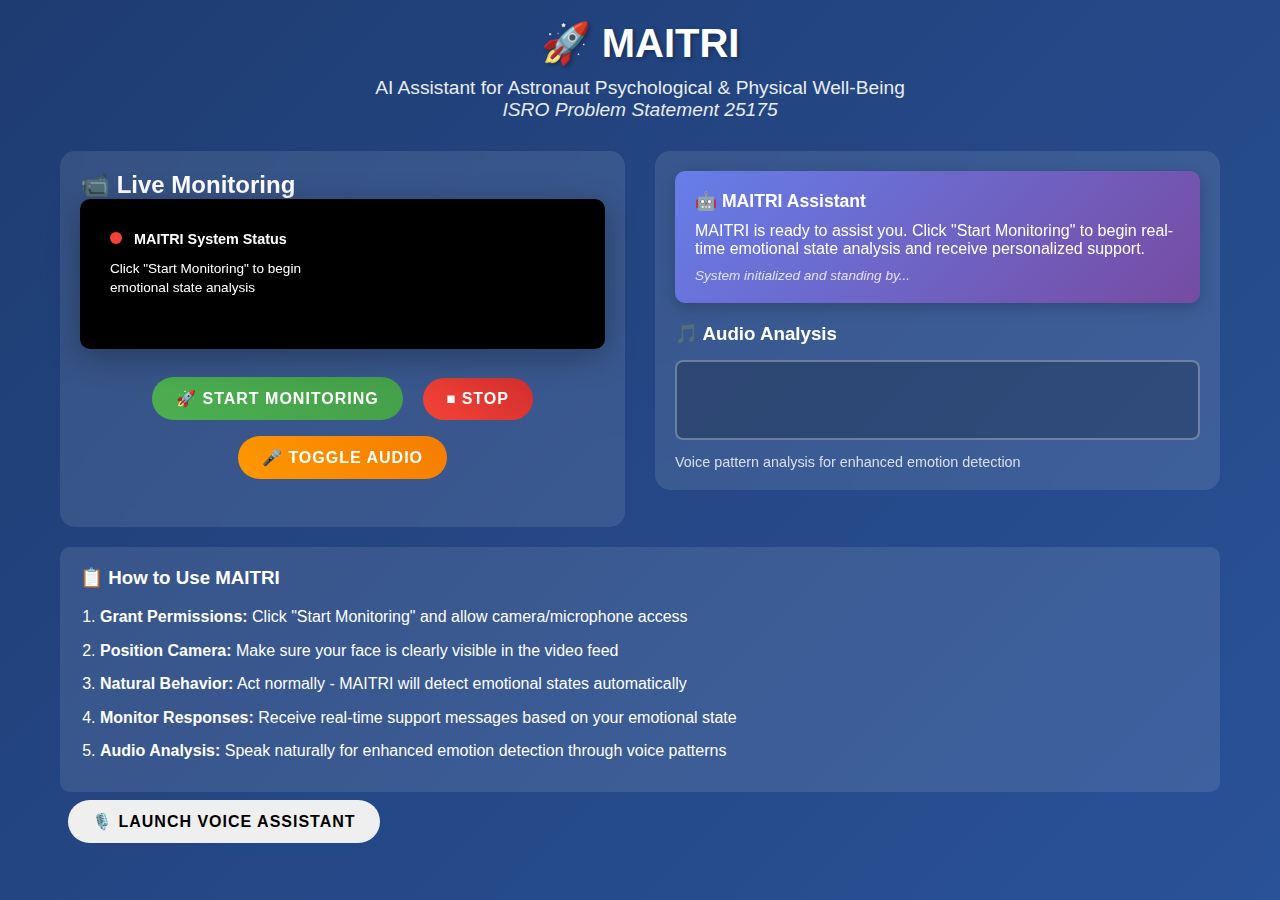
<file: index.html>
<!DOCTYPE html>
<html lang="en">
<head>
    <meta charset="UTF-8">
    <meta name="viewport" content="width=device-width, initial-scale=1.0">
    <title>MAITRI - AI Assistant for Astronaut Well-being</title>
    <style>
        * {
            margin: 0;
            padding: 0;
            box-sizing: border-box;
        }
        
        body {
            font-family: 'Segoe UI', Tahoma, Geneva, Verdana, sans-serif;
            background: linear-gradient(135deg, #1e3c72, #2a5298);
            color: white;
            min-height: 100vh;
        }
        
        .container {
            max-width: 1200px;
            margin: 0 auto;
            padding: 20px;
        }
        
        .header {
            text-align: center;
            margin-bottom: 30px;
        }
        
        .header h1 {
            font-size: 2.5rem;
            margin-bottom: 10px;
            text-shadow: 2px 2px 4px rgba(0,0,0,0.3);
        }
        
        .header p {
            font-size: 1.2rem;
            opacity: 0.9;
        }
        
        .main-content {
            display: grid;
            grid-template-columns: 1fr 1fr;
            gap: 30px;
            align-items: start;
        }
        
        .video-section {
            background: rgba(255,255,255,0.1);
            border-radius: 15px;
            padding: 20px;
            backdrop-filter: blur(10px);
        }
        
        .video-container {
            position: relative;
            width: 100%;
            border-radius: 10px;
            overflow: hidden;
            box-shadow: 0 8px 32px rgba(0,0,0,0.3);
        }
        
        #video {
            width: 100%;
            height: auto;
            display: block;
            background: #000;
        }
        
        .emotion-overlay {
            position: absolute;
            top: 15px;
            left: 15px;
            background: rgba(0,0,0,0.8);
            color: white;
            padding: 15px;
            border-radius: 8px;
            font-size: 0.9rem;
            line-height: 1.4;
            min-width: 200px;
        }
        
        .controls {
            margin: 20px 0;
            text-align: center;
        }
        
        button {
            padding: 12px 24px;
            margin: 8px;
            border: none;
            border-radius: 25px;
            cursor: pointer;
            font-size: 1rem;
            font-weight: 600;
            transition: all 0.3s ease;
            text-transform: uppercase;
            letter-spacing: 1px;
        }
        
        .start-btn {
            background: linear-gradient(45deg, #4caf50, #45a049);
            color: white;
        }
        
        .start-btn:hover {
            transform: translateY(-2px);
            box-shadow: 0 5px 15px rgba(76,175,80,0.4);
        }
        
        .stop-btn {
            background: linear-gradient(45deg, #f44336, #d32f2f);
            color: white;
        }
        
        .stop-btn:hover {
            transform: translateY(-2px);
            box-shadow: 0 5px 15px rgba(244,67,54,0.4);
        }
        
        .toggle-btn {
            background: linear-gradient(45deg, #ff9800, #f57c00);
            color: white;
        }
        
        .toggle-btn:hover {
            transform: translateY(-2px);
            box-shadow: 0 5px 15px rgba(255,152,0,0.4);
        }
        
        .info-section {
            background: rgba(255,255,255,0.1);
            border-radius: 15px;
            padding: 20px;
            backdrop-filter: blur(10px);
        }
        
        .maitri-response {
            background: linear-gradient(135deg, #667eea, #764ba2);
            padding: 20px;
            border-radius: 10px;
            margin-bottom: 20px;
            box-shadow: 0 4px 15px rgba(0,0,0,0.2);
            min-height: 120px;
        }
        
        .maitri-response h3 {
            margin-bottom: 10px;
            color: #fff;
            font-size: 1.1rem;
        }
        
        .audio-section {
            margin-top: 20px;
        }
        
        .audio-section h3 {
            margin-bottom: 15px;
            color: #fff;
        }
        
        #audio-visualizer {
            width: 100%;
            height: 80px;
            border: 2px solid rgba(255,255,255,0.3);
            border-radius: 8px;
            background: rgba(0,0,0,0.2);
        }
        
        .status-indicator {
            display: inline-block;
            width: 12px;
            height: 12px;
            border-radius: 50%;
            margin-right: 8px;
        }
        
        .status-online {
            background: #4caf50;
            box-shadow: 0 0 10px #4caf50;
        }
        
        .status-offline {
            background: #f44336;
        }
        
        .instructions {
            background: rgba(255,255,255,0.1);
            border-radius: 10px;
            padding: 20px;
            margin-top: 20px;
            grid-column: 1 / -1;
        }
        
        .instructions h3 {
            margin-bottom: 15px;
            color: #fff;
        }
        
        .instructions ol {
            margin-left: 20px;
        }
        
        .instructions li {
            margin-bottom: 8px;
            line-height: 1.6;
        }
        
        @media (max-width: 768px) {
            .main-content {
                grid-template-columns: 1fr;
            }
            
            .header h1 {
                font-size: 2rem;
            }
            
            button {
                padding: 10px 20px;
                font-size: 0.9rem;
            }
        }
    </style>
</head>
<body>
    <div class="container">
        <div class="header">
            <h1>🚀 MAITRI</h1>
            <p>AI Assistant for Astronaut Psychological & Physical Well-Being</p>
            <p><em>ISRO Problem Statement 25175</em></p>
        </div>
        
        <div class="main-content">
            <!-- Video Section -->
            <div class="video-section">
                <h2>📹 Live Monitoring</h2>
                <div class="video-container">
                    <video id="video" autoplay muted playsinline></video>
                    <div class="emotion-overlay" id="emotion-display">
                        <div>
                            <span class="status-indicator status-offline" id="status-indicator"></span>
                            <strong>MAITRI System Status</strong>
                        </div>
                        <div style="margin-top: 10px; font-size: 0.85rem;">
                            Click "Start Monitoring" to begin<br>
                            emotional state analysis
                        </div>
                    </div>
                </div>
                
                <!-- Control Buttons -->
                <div class="controls">
                    <button class="start-btn" onclick="startMaitriSystem()" id="start-btn">
                        🚀 Start Monitoring
                    </button>
                    <button class="stop-btn" onclick="stopMaitriSystem()" id="stop-btn" disabled>
                        ⏹ Stop
                    </button>
                    <button class="toggle-btn" onclick="toggleAudio()" id="audio-btn">
                        🎤 Toggle Audio
                    </button>
                </div>
            </div>
            
            <!-- Info Section -->
            <div class="info-section">
                <!-- MAITRI Response Panel -->
                <div class="maitri-response" id="maitri-output">
                    <h3>🤖 MAITRI Assistant</h3>
                    <div>
                        MAITRI is ready to assist you. Click "Start Monitoring" to begin real-time 
                        emotional state analysis and receive personalized support.
                    </div>
                    <div style="margin-top: 10px; font-size: 0.85em; opacity: 0.8;">
                        <em>System initialized and standing by...</em>
                    </div>
                </div>
                
                <!-- Audio Section -->
                <div class="audio-section">
                    <h3>🎵 Audio Analysis</h3>
                    <canvas id="audio-visualizer" width="400" height="80"></canvas>
                    <div style="margin-top: 10px; font-size: 0.9em; opacity: 0.8;">
                        Voice pattern analysis for enhanced emotion detection
                    </div>
                </div>
            </div>
        </div>
        
        <!-- Instructions -->
        <div class="instructions">
            <h3>📋 How to Use MAITRI</h3>
            <ol>
                <li><strong>Grant Permissions:</strong> Click "Start Monitoring" and allow camera/microphone access</li>
                <li><strong>Position Camera:</strong> Make sure your face is clearly visible in the video feed</li>
                <li><strong>Natural Behavior:</strong> Act normally - MAITRI will detect emotional states automatically</li>
                <li><strong>Monitor Responses:</strong> Receive real-time support messages based on your emotional state</li>
                <li><strong>Audio Analysis:</strong> Speak naturally for enhanced emotion detection through voice patterns</li>
            </ol>
        </div>
    
    <!-- Voice Button Section -->
    <div class="voice-btn-container">
        <a href="maitri-only-voice.html" target="_blank" style="text-align:right; color: #f44336;">
            <button class="voice-btn">🎙️ Launch Voice Assistant</button>
        </a>
    </div>

   

    <script src="maitri-system.js"></script>
</body>
</html>
</file>
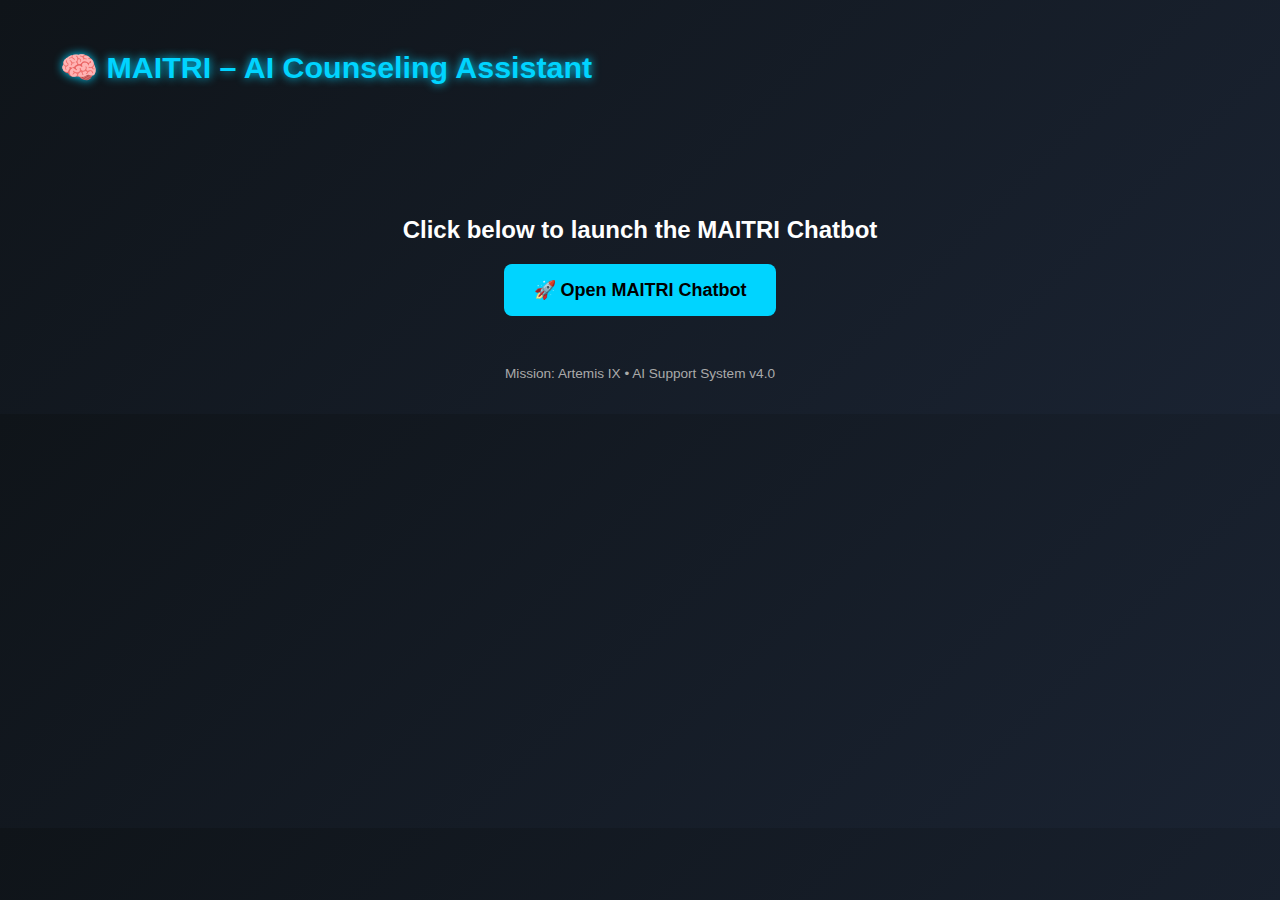
<file: aicouncelling.html>
<!DOCTYPE html>
<html lang="en">
<head>
  <meta charset="UTF-8">
  <meta name="viewport" content="width=device-width, initial-scale=1.0">
  <title>MAITRI – AI Counseling</title>
  <link rel="stylesheet" href="main.css">
</head>
<body>
  <header>
    <h1>🧠 MAITRI – AI Counseling Assistant</h1>
  </header>

  <main style="text-align:center; margin-top:100px;">
    <h2>Click below to launch the MAITRI Chatbot</h2>
    
    <!-- Button wrapped in anchor tag -->
    <a href="maitri-astronaut-companion/chatbot.html">
      <button style="padding:15px 30px; font-size:18px; border:none; border-radius:8px;
                     background:#00d4ff; color:black; cursor:pointer; font-weight:bold;">
        🚀 Open MAITRI Chatbot
      </button>
    </a>
  </main>

  <footer style="text-align:center; margin-top:50px; color:#aaa;">
    <p>Mission: Artemis IX • AI Support System v4.0</p>
  </footer>
</body>
</html>
</file>
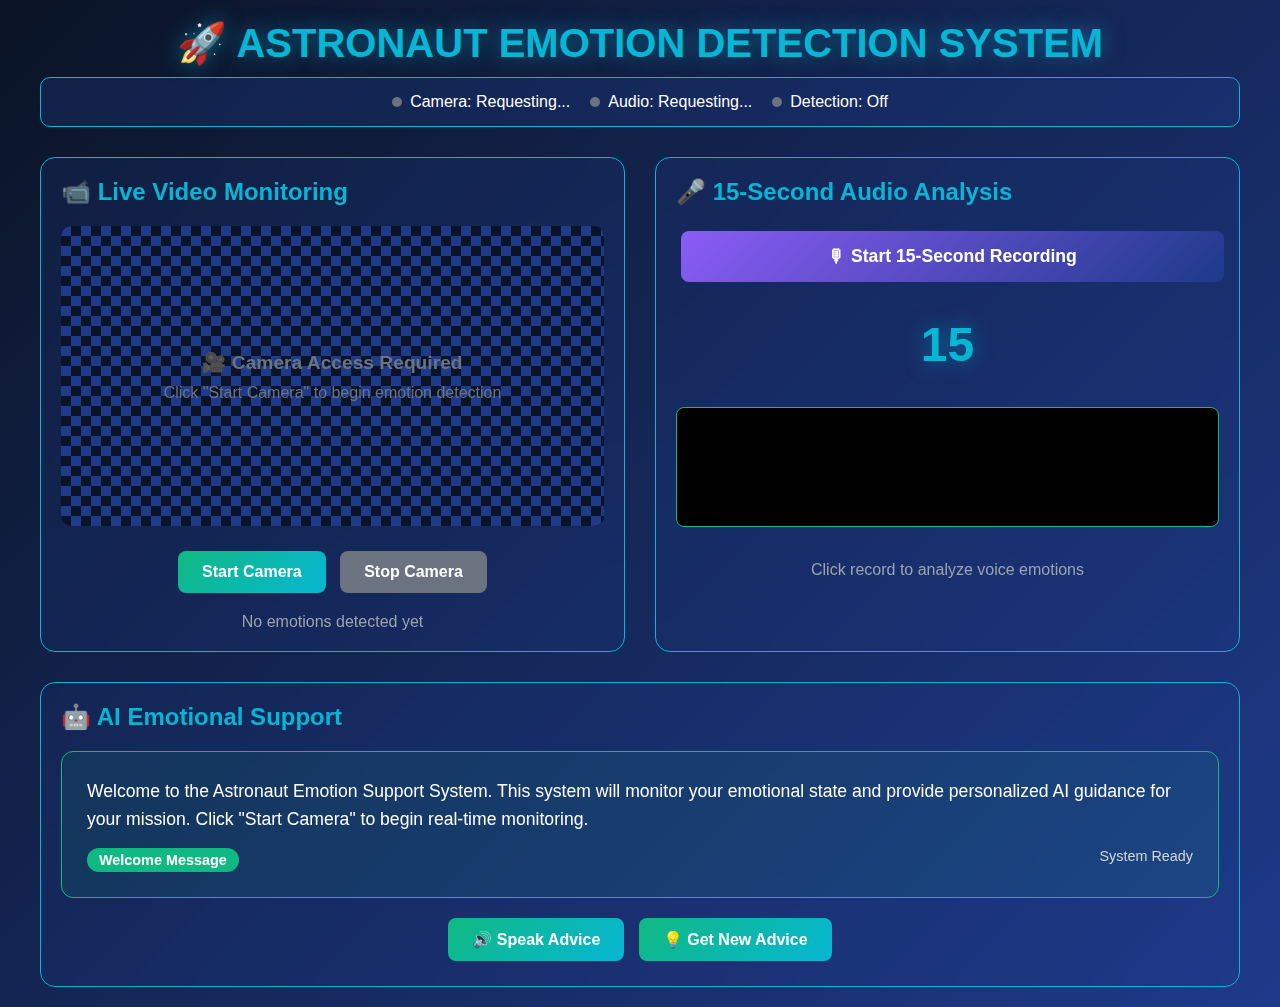
<file: emotion.html>
<!DOCTYPE html>
<html lang="en">
<head>
    <meta charset="UTF-8">
    <meta name="viewport" content="width=device-width, initial-scale=1.0">
    <title>Local Astronaut Emotion Detection</title>
    <style>
        * {
            margin: 0;
            padding: 0;
            box-sizing: border-box;
        }

        body {
            font-family: 'Arial', sans-serif;
            background: linear-gradient(135deg, #0B1426 0%, #1E3A8A 100%);
            color: white;
            min-height: 100vh;
            padding: 20px;
        }

        .container {
            max-width: 1200px;
            margin: 0 auto;
        }

        .header {
            text-align: center;
            margin-bottom: 30px;
        }

        .header h1 {
            font-size: 2.5rem;
            color: #06B6D4;
            margin-bottom: 10px;
            text-shadow: 0 0 20px rgba(6, 182, 212, 0.5);
        }

        .status-bar {
            display: flex;
            justify-content: center;
            gap: 20px;
            margin-bottom: 30px;
            padding: 15px;
            background: rgba(30, 58, 138, 0.3);
            border-radius: 10px;
            border: 1px solid #06B6D4;
        }

        .status-item {
            display: flex;
            align-items: center;
            gap: 8px;
        }

        .status-dot {
            width: 10px;
            height: 10px;
            border-radius: 50%;
            background: #6B7280;
        }

        .status-dot.active {
            background: #10B981;
            animation: pulse 2s infinite;
        }

        .status-dot.error {
            background: #EF4444;
        }

        @keyframes pulse {
            0%, 100% { opacity: 1; }
            50% { opacity: 0.5; }
        }

        .main-grid {
            display: grid;
            grid-template-columns: 1fr 1fr;
            gap: 30px;
            margin-bottom: 30px;
        }

        .panel {
            background: rgba(30, 58, 138, 0.2);
            border: 1px solid #06B6D4;
            border-radius: 15px;
            padding: 20px;
            backdrop-filter: blur(10px);
        }

        .panel h2 {
            color: #06B6D4;
            margin-bottom: 20px;
            font-size: 1.5rem;
        }

        .video-container {
            position: relative;
            width: 100%;
            height: 300px;
            background: #000;
            border-radius: 10px;
            overflow: hidden;
            margin-bottom: 20px;
        }

        #videoElement {
            width: 100%;
            height: 100%;
            object-fit: cover;
        }

        #overlayCanvas {
            position: absolute;
            top: 0;
            left: 0;
            width: 100%;
            height: 100%;
            pointer-events: none;
        }

        .placeholder {
            position: absolute;
            top: 0;
            left: 0;
            width: 100%;
            height: 100%;
            display: flex;
            align-items: center;
            justify-content: center;
            background: linear-gradient(45deg, #0B1426 25%, transparent 25%, transparent 75%, #0B1426 75%), 
                        linear-gradient(45deg, #0B1426 25%, #1E3A8A 25%, #1E3A8A 75%, #0B1426 75%);
            background-size: 20px 20px;
            background-position: 0 0, 10px 10px;
        }

        .placeholder-content {
            text-align: center;
            color: #6B7280;
        }

        .placeholder-content h3 {
            font-size: 1.2rem;
            margin-bottom: 10px;
        }

        .btn {
            background: linear-gradient(135deg, #10B981 0%, #06B6D4 100%);
            border: none;
            color: white;
            padding: 12px 24px;
            border-radius: 8px;
            font-size: 1rem;
            font-weight: 600;
            cursor: pointer;
            transition: all 0.3s ease;
            margin: 5px;
        }

        .btn:hover {
            transform: translateY(-2px);
            box-shadow: 0 10px 20px rgba(16, 185, 129, 0.4);
        }

        .btn:disabled {
            background: #6B7280;
            cursor: not-allowed;
            transform: none;
            box-shadow: none;
        }

        .btn-record {
            background: linear-gradient(135deg, #8B5CF6 0%, #1E3A8A 100%);
            padding: 15px 30px;
            font-size: 1.1rem;
            width: 100%;
            margin-bottom: 15px;
        }

        .btn-record.recording {
            background: linear-gradient(135deg, #EF4444 0%, #DC2626 100%);
        }

        .countdown {
            font-size: 3rem;
            font-weight: bold;
            color: #06B6D4;
            text-align: center;
            margin: 20px 0;
            text-shadow: 0 0 20px rgba(6, 182, 212, 0.5);
        }

        .emotion-bars {
            margin-top: 15px;
        }

        .emotion-bar {
            display: flex;
            justify-content: space-between;
            align-items: center;
            padding: 10px;
            margin-bottom: 8px;
            background: rgba(6, 182, 212, 0.1);
            border-radius: 8px;
            border-left: 3px solid #06B6D4;
        }

        .emotion-name {
            font-weight: 600;
            text-transform: capitalize;
            min-width: 80px;
        }

        .confidence-bar {
            flex: 1;
            height: 8px;
            background: #374151;
            border-radius: 4px;
            margin: 0 15px;
            overflow: hidden;
        }

        .confidence-fill {
            height: 100%;
            background: linear-gradient(90deg, #10B981 0%, #06B6D4 100%);
            border-radius: 4px;
            transition: width 0.5s ease;
        }

        .confidence-value {
            font-size: 0.9rem;
            color: #D1D5DB;
            min-width: 40px;
            text-align: right;
        }

        .advice-panel {
            grid-column: span 2;
            margin-top: 20px;
        }

        .advice-content {
            background: rgba(16, 185, 129, 0.1);
            border: 1px solid #10B981;
            border-radius: 12px;
            padding: 25px;
        }

        .advice-text {
            font-size: 1.1rem;
            line-height: 1.6;
            margin-bottom: 15px;
        }

        .advice-meta {
            display: flex;
            justify-content: space-between;
            font-size: 0.9rem;
            color: #D1D5DB;
        }

        .advice-type {
            background: #10B981;
            color: white;
            padding: 4px 12px;
            border-radius: 20px;
            font-weight: 600;
        }

        .hidden {
            display: none !important;
        }

        .error-message {
            background: rgba(239, 68, 68, 0.2);
            border: 1px solid #EF4444;
            border-radius: 8px;
            padding: 15px;
            margin: 10px 0;
            color: #FCA5A5;
        }

        .audio-visualizer {
            width: 100%;
            height: 120px;
            background: #000;
            border: 1px solid #10B981;
            border-radius: 8px;
            margin: 15px 0;
        }

        @media (max-width: 768px) {
            .main-grid {
                grid-template-columns: 1fr;
            }
            
            .advice-panel {
                grid-column: span 1;
            }
            
            .header h1 {
                font-size: 1.8rem;
            }
        }
    </style>
</head>
<body>
    <div class="container">
        <div class="header">
            <h1>🚀 ASTRONAUT EMOTION DETECTION SYSTEM</h1>
            <div class="status-bar">
                <div class="status-item">
                    <div class="status-dot" id="cameraStatusDot"></div>
                    <span id="cameraStatusText">Camera: Requesting...</span>
                </div>
                <div class="status-item">
                    <div class="status-dot" id="audioStatusDot"></div>
                    <span id="audioStatusText">Audio: Requesting...</span>
                </div>
                <div class="status-item">
                    <div class="status-dot" id="detectionStatusDot"></div>
                    <span id="detectionStatusText">Detection: Off</span>
                </div>
            </div>
        </div>

        <div class="main-grid">
            <!-- Video Panel -->
            <div class="panel">
                <h2>📹 Live Video Monitoring</h2>
                <div class="video-container">
                    <video id="videoElement" autoplay muted playsinline></video>
                    <canvas id="overlayCanvas"></canvas>
                    <div class="placeholder" id="videoPlaceholder">
                        <div class="placeholder-content">
                            <h3>🎥 Camera Access Required</h3>
                            <p>Click "Start Camera" to begin emotion detection</p>
                        </div>
                    </div>
                </div>
                
                <div style="text-align: center;">
                    <button class="btn" id="startCameraBtn">Start Camera</button>
                    <button class="btn" id="stopCameraBtn" disabled>Stop Camera</button>
                </div>

                <div class="emotion-bars" id="emotionBars">
                    <p style="text-align: center; color: #9CA3AF;">No emotions detected yet</p>
                </div>
            </div>

            <!-- Audio Panel -->
            <div class="panel">
                <h2>🎤 15-Second Audio Analysis</h2>
                <button class="btn btn-record" id="recordBtn">🎙 Start 15-Second Recording</button>
                
                <div class="countdown" id="countdown">15</div>
                
                <canvas class="audio-visualizer" id="audioCanvas" width="400" height="120"></canvas>
                
                <div id="audioResults" style="margin-top: 15px;">
                    <p style="text-align: center; color: #9CA3AF;">Click record to analyze voice emotions</p>
                </div>
            </div>
        </div>

        <!-- Advice Panel -->
        <div class="panel advice-panel">
            <h2>🤖 AI Emotional Support</h2>
            <div class="advice-content">
                <div class="advice-text" id="adviceText">
                    Welcome to the Astronaut Emotion Support System. This system will monitor your emotional state and provide personalized AI guidance for your mission. Click "Start Camera" to begin real-time monitoring.
                </div>
                <div class="advice-meta">
                    <span class="advice-type" id="adviceType">Welcome Message</span>
                    <span id="confidenceLevel">System Ready</span>
                </div>
            </div>
            <div style="text-align: center; margin-top: 15px;">
                <button class="btn" id="speakBtn">🔊 Speak Advice</button>
                <button class="btn" id="generateAdviceBtn">💡 Get New Advice</button>
            </div>
        </div>
    </div>

    <script>
        class LocalEmotionSystem {
            constructor() {
                this.videoStream = null;
                this.audioStream = null;
                this.mediaRecorder = null;
                this.audioChunks = [];
                this.isRecording = false;
                this.isDetecting = false;
                this.recordingTimer = null;
                this.detectionInterval = null;
                this.countdownValue = 15;
                
                // Audio visualization
                this.audioContext = null;
                this.analyser = null;
                this.dataArray = null;
                
                // Current emotions
                this.currentEmotions = {};
                this.dominantEmotion = 'neutral';
                
                this.init();
            }

            async init() {
                console.log('🚀 Initializing Local Emotion System...');
                this.setupEventListeners();
                await this.requestPermissions();
            }

            setupEventListeners() {
                document.getElementById('startCameraBtn').addEventListener('click', () => this.startCamera());
                document.getElementById('stopCameraBtn').addEventListener('click', () => this.stopCamera());
                document.getElementById('recordBtn').addEventListener('click', () => this.toggleRecording());
                document.getElementById('speakBtn').addEventListener('click', () => this.speakAdvice());
                document.getElementById('generateAdviceBtn').addEventListener('click', () => this.generateAdvice());
            }

            async requestPermissions() {
                try {
                    // Request both permissions
                    const stream = await navigator.mediaDevices.getUserMedia({ 
                        video: true, 
                        audio: true 
                    });
                    
                    // Stop the stream (we'll create new ones when needed)
                    stream.getTracks().forEach(track => track.stop());
                    
                    this.updateStatus('camera', 'granted', 'Camera: Ready');
                    this.updateStatus('audio', 'granted', 'Audio: Ready');
                    
                    console.log('✅ Permissions granted');
                    
                } catch (error) {
                    console.error('❌ Permission denied:', error);
                    this.showError('Camera/Microphone access denied. Please allow access and refresh.');
                    this.updateStatus('camera', 'error', 'Camera: Denied');
                    this.updateStatus('audio', 'error', 'Audio: Denied');
                }
            }

            async startCamera() {
                try {
                    console.log('📹 Starting camera...');
                    
                    this.videoStream = await navigator.mediaDevices.getUserMedia({
                        video: {
                            width: { ideal: 1280 },
                            height: { ideal: 720 },
                            facingMode: 'user'
                        }
                    });

                    const video = document.getElementById('videoElement');
                    video.srcObject = this.videoStream;
                    
                    video.onloadedmetadata = () => {
                        video.play();
                        this.setupCanvas();
                        this.startDetection();
                    };

                    document.getElementById('videoPlaceholder').classList.add('hidden');
                    document.getElementById('startCameraBtn').disabled = true;
                    document.getElementById('stopCameraBtn').disabled = false;
                    
                    this.updateStatus('camera', 'active', 'Camera: Active');
                    
                    console.log('✅ Camera started');
                    
                } catch (error) {
                    console.error('❌ Camera failed:', error);
                    this.showError('Failed to start camera: ' + error.message);
                }
            }

            stopCamera() {
                if (this.videoStream) {
                    this.videoStream.getTracks().forEach(track => track.stop());
                    this.videoStream = null;
                }
                
                this.stopDetection();
                
                document.getElementById('videoElement').srcObject = null;
                document.getElementById('videoPlaceholder').classList.remove('hidden');
                document.getElementById('startCameraBtn').disabled = false;
                document.getElementById('stopCameraBtn').disabled = true;
                
                this.updateStatus('camera', 'inactive', 'Camera: Off');
                
                console.log('🛑 Camera stopped');
            }

            setupCanvas() {
                const video = document.getElementById('videoElement');
                const canvas = document.getElementById('overlayCanvas');
                
                canvas.width = video.videoWidth;
                canvas.height = video.videoHeight;
            }

            startDetection() {
                this.isDetecting = true;
                this.updateStatus('detection', 'active', 'Detection: Active');
                
                this.detectionInterval = setInterval(() => {
                    this.detectEmotions();
                }, 2000);
                
                console.log('🔍 Detection started');
            }

            stopDetection() {
                this.isDetecting = false;
                this.updateStatus('detection', 'inactive', 'Detection: Off');
                
                if (this.detectionInterval) {
                    clearInterval(this.detectionInterval);
                    this.detectionInterval = null;
                }
            }

            detectEmotions() {
                // Simulate realistic emotion detection
                const emotions = ['neutral', 'happy', 'sad', 'angry', 'fearful', 'disgusted', 'surprised'];
                const newEmotions = {};
                
                emotions.forEach(emotion => {
                    newEmotions[emotion] = Math.random() * 100;
                });
                
                // Make one emotion dominant
                const dominantIndex = Math.floor(Math.random() * emotions.length);
                newEmotions[emotions[dominantIndex]] = Math.random() * 40 + 60;
                
                this.currentEmotions = newEmotions;
                this.dominantEmotion = emotions[dominantIndex];
                
                this.updateEmotionDisplay();
                this.drawOverlay();
                this.generateAdvice();
            }

            updateEmotionDisplay() {
                const container = document.getElementById('emotionBars');
                const sortedEmotions = Object.entries(this.currentEmotions)
                    .sort(([,a], [,b]) => b - a)
                    .slice(0, 5);
                
                container.innerHTML = '';
                
                sortedEmotions.forEach(([emotion, confidence]) => {
                    const bar = document.createElement('div');
                    bar.className = 'emotion-bar';
                    bar.innerHTML = `
                        <span class="emotion-name">${emotion}</span>
                        <div class="confidence-bar">
                            <div class="confidence-fill" style="width: ${confidence}%"></div>
                        </div>
                        <span class="confidence-value">${Math.round(confidence)}%</span>
                    `;
                    container.appendChild(bar);
                });
            }

            drawOverlay() {
                const canvas = document.getElementById('overlayCanvas');
                const ctx = canvas.getContext('2d');
                
                ctx.clearRect(0, 0, canvas.width, canvas.height);
                
                // Draw face detection box
                const centerX = canvas.width / 2;
                const centerY = canvas.height / 2;
                const boxWidth = 200;
                const boxHeight = 240;
                
                ctx.strokeStyle = '#10B981';
                ctx.lineWidth = 3;
                ctx.strokeRect(centerX - boxWidth/2, centerY - boxHeight/2, boxWidth, boxHeight);
                
                // Draw emotion label
                ctx.fillStyle = '#10B981';
                ctx.font = '16px Arial';
                const confidence = Math.round(this.currentEmotions[this.dominantEmotion] || 0);
                ctx.fillText(${this.dominantEmotion} (${confidence}%), 
                           centerX - boxWidth/2, centerY - boxHeight/2 - 10);
            }

            async toggleRecording() {
                if (this.isRecording) {
                    this.stopRecording();
                } else {
                    await this.startRecording();
                }
            }

            async startRecording() {
                try {
                    console.log('🎤 Starting recording...');
                    
                    this.audioStream = await navigator.mediaDevices.getUserMedia({
                        audio: {
                            echoCancellation: true,
                            noiseSuppression: true,
                            autoGainControl: true
                        }
                    });

                    this.setupAudioVisualization();
                    
                    this.mediaRecorder = new MediaRecorder(this.audioStream);
                    this.audioChunks = [];
                    
                    this.mediaRecorder.ondataavailable = (event) => {
                        this.audioChunks.push(event.data);
                    };
                    
                    this.mediaRecorder.onstop = () => {
                        this.processRecording();
                    };
                    
                    this.mediaRecorder.start();
                    this.isRecording = true;
                    this.startCountdown();
                    
                    const recordBtn = document.getElementById('recordBtn');
                    recordBtn.textContent = '🛑 Stop Recording';
                    recordBtn.classList.add('recording');
                    
                    this.updateStatus('audio', 'active', 'Audio: Recording');
                    
                } catch (error) {
                    console.error('❌ Recording failed:', error);
                    this.showError('Failed to start recording: ' + error.message);
                }
            }

            stopRecording() {
                if (this.mediaRecorder) {
                    this.mediaRecorder.stop();
                }
                
                if (this.audioStream) {
                    this.audioStream.getTracks().forEach(track => track.stop());
                    this.audioStream = null;
                }
                
                this.isRecording = false;
                
                if (this.recordingTimer) {
                    clearInterval(this.recordingTimer);
                    this.recordingTimer = null;
                }
                
                const recordBtn = document.getElementById('recordBtn');
                recordBtn.textContent = '🎙 Start 15-Second Recording';
                recordBtn.classList.remove('recording');
                
                document.getElementById('countdown').textContent = '15';
                
                this.updateStatus('audio', 'inactive', 'Audio: Ready');
            }

            setupAudioVisualization() {
                try {
                    this.audioContext = new (window.AudioContext || window.webkitAudioContext)();
                    const source = this.audioContext.createMediaStreamSource(this.audioStream);
                    this.analyser = this.audioContext.createAnalyser();
                    this.analyser.fftSize = 256;
                    
                    source.connect(this.analyser);
                    
                    const bufferLength = this.analyser.frequencyBinCount;
                    this.dataArray = new Uint8Array(bufferLength);
                    
                    this.drawAudioVisualization();
                } catch (error) {
                    console.error('Audio visualization failed:', error);
                }
            }

            drawAudioVisualization() {
                if (!this.analyser || !this.isRecording) return;
                
                const canvas = document.getElementById('audioCanvas');
                const ctx = canvas.getContext('2d');
                
                this.analyser.getByteFrequencyData(this.dataArray);
                
                ctx.fillStyle = 'rgba(0, 0, 0, 0.2)';
                ctx.fillRect(0, 0, canvas.width, canvas.height);
                
                const barWidth = (canvas.width / this.dataArray.length) * 2.5;
                let x = 0;
                
                for (let i = 0; i < this.dataArray.length; i++) {
                    const barHeight = (this.dataArray[i] / 255) * canvas.height;
                    
                    ctx.fillStyle = rgb(16, ${barHeight + 100}, 129);
                    ctx.fillRect(x, canvas.height - barHeight, barWidth, barHeight);
                    
                    x += barWidth + 1;
                }
                
                if (this.isRecording) {
                    requestAnimationFrame(() => this.drawAudioVisualization());
                }
            }

            startCountdown() {
                this.countdownValue = 15;
                
                this.recordingTimer = setInterval(() => {
                    this.countdownValue--;
                    document.getElementById('countdown').textContent = this.countdownValue;
                    
                    if (this.countdownValue <= 0) {
                        this.stopRecording();
                    }
                }, 1000);
            }

            processRecording() {
                const audioBlob = new Blob(this.audioChunks, { type: 'audio/wav' });
                
                // Simulate audio emotion analysis
                const audioEmotions = ['happy', 'sad', 'angry', 'fearful', 'neutral', 'excited'];
                const detectedEmotion = audioEmotions[Math.floor(Math.random() * audioEmotions.length)];
                const confidence = Math.round(Math.random() * 40 + 60);
                
                document.getElementById('audioResults').innerHTML = `
                    <h4 style="color: #10B981;">Audio Analysis Complete</h4>
                    <p>Voice Emotion: <strong>${detectedEmotion}</strong> (${confidence}%)</p>
                    <p>Duration: 15 seconds</p>
                `;
                
                this.generateAdvice(detectedEmotion);
            }

            generateAdvice(audioEmotion = null) {
                const emotion = audioEmotion || this.dominantEmotion || 'neutral';
                
                const adviceDatabase = {
                    neutral: "Excellent emotional stability! You're maintaining optimal focus for mission operations.",
                    happy: "Outstanding positive energy! This emotional state enhances team collaboration and complex task performance.",
                    sad: "I detect some melancholy. This is normal during long missions. Consider connecting with Earth or practicing mindfulness.",
                    angry: "Frustration detected. Take a break from current tasks and engage in breathing exercises or light physical activity.",
                    fearful: "Anxiety present. Remember your extensive training and use grounding techniques to maintain emotional balance.",
                    disgusted: "Discomfort noted. Identify the source and address it within mission parameters. Don't let irritations accumulate.",
                    surprised: "Unexpected reaction detected. Take time to assess the situation methodically using your training protocols."
                };
                
                const advice = adviceDatabase[emotion] || adviceDatabase.neutral;
                const confidence = this.currentEmotions[emotion] ? Math.round(this.currentEmotions[emotion]) : 75;
                
                document.getElementById('adviceText').textContent = advice;
                document.getElementById('adviceType').textContent = audioEmotion ? 'Audio + Video Analysis' : 'Video Analysis';
                document.getElementById('confidenceLevel').textContent = ${confidence}% Confidence;
            }

            speakAdvice() {
                const text = document.getElementById('adviceText').textContent;
                if ('speechSynthesis' in window && text) {
                    const utterance = new SpeechSynthesisUtterance(text);
                    utterance.rate = 0.8;
                    utterance.pitch = 1;
                    speechSynthesis.speak(utterance);
                }
            }

            updateStatus(type, status, text) {
                const dot = document.getElementById(${type}StatusDot);
                const textEl = document.getElementById(${type}StatusText);
                
                dot.className = 'status-dot';
                if (status === 'active' || status === 'granted') {
                    dot.classList.add('active');
                } else if (status === 'error') {
                    dot.classList.add('error');
                }
                
                textEl.textContent = text;
            }

            showError(message) {
                const errorDiv = document.createElement('div');
                errorDiv.className = 'error-message';
                errorDiv.textContent = message;
                
                document.querySelector('.container').insertBefore(errorDiv, document.querySelector('.main-grid'));
                
                setTimeout(() => {
                    errorDiv.remove();
                }, 10000);
            }
        }

        // Initialize when page loads
        window.addEventListener('DOMContentLoaded', () => {
            new LocalEmotionSystem();
        });
    </script>
</body>
</html>
</file>
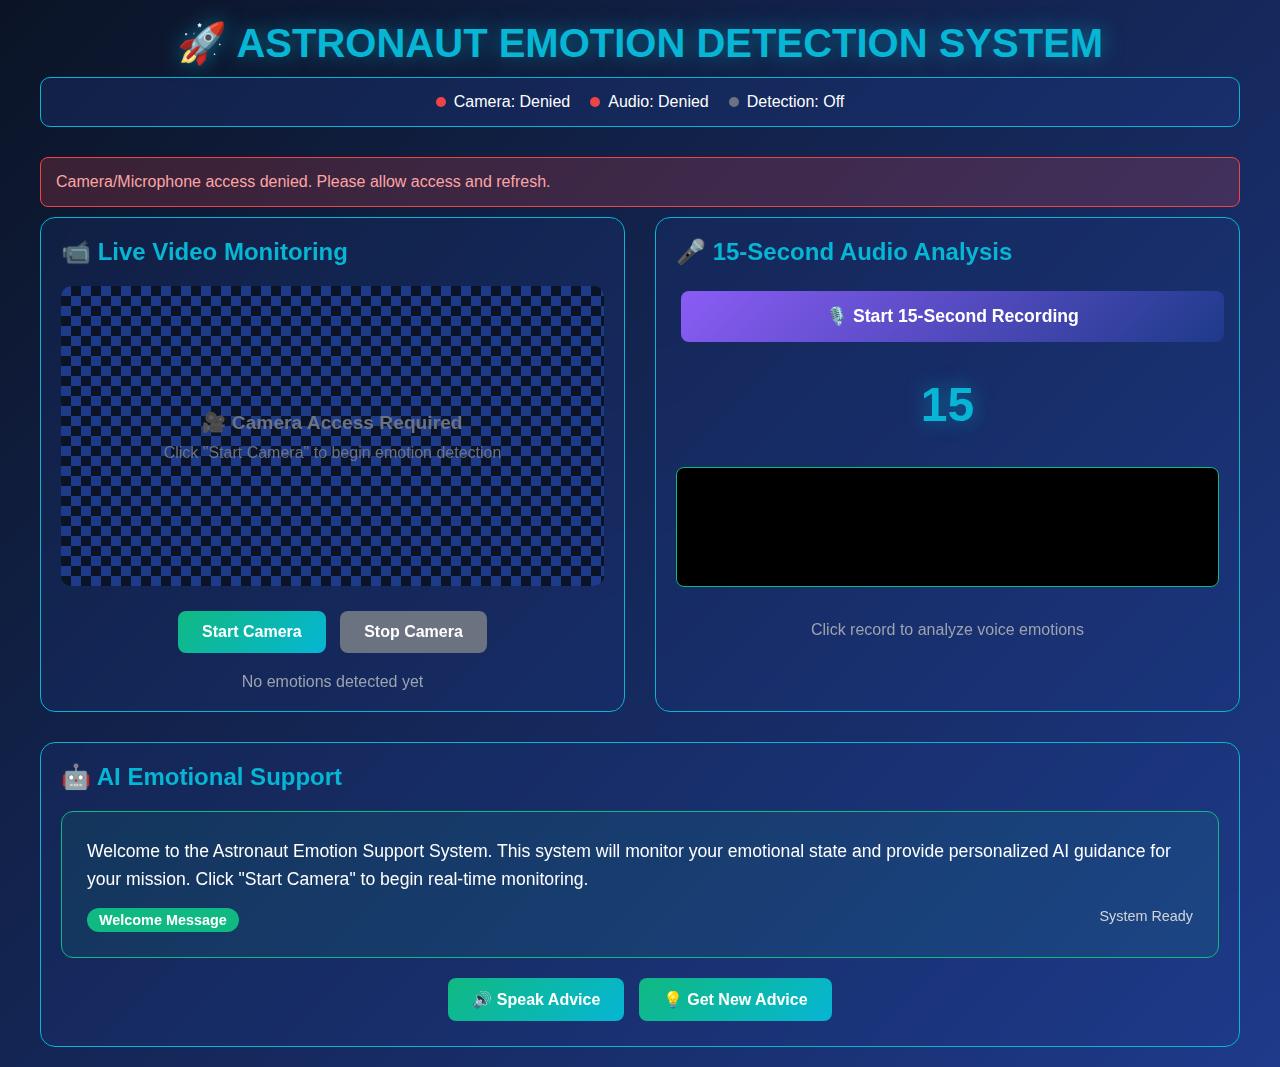
<file: hello.html>
<!DOCTYPE html>
<html lang="en">
<head>
    <meta charset="UTF-8">
    <meta name="viewport" content="width=device-width, initial-scale=1.0">
    <title>Local Astronaut Emotion Detection</title>
    <style>
        * {
            margin: 0;
            padding: 0;
            box-sizing: border-box;
        }

        body {
            font-family: 'Arial', sans-serif;
            background: linear-gradient(135deg, #0B1426 0%, #1E3A8A 100%);
            color: white;
            min-height: 100vh;
            padding: 20px;
        }

        .container {
            max-width: 1200px;
            margin: 0 auto;
        }

        .header {
            text-align: center;
            margin-bottom: 30px;
        }

        .header h1 {
            font-size: 2.5rem;
            color: #06B6D4;
            margin-bottom: 10px;
            text-shadow: 0 0 20px rgba(6, 182, 212, 0.5);
        }

        .status-bar {
            display: flex;
            justify-content: center;
            gap: 20px;
            margin-bottom: 30px;
            padding: 15px;
            background: rgba(30, 58, 138, 0.3);
            border-radius: 10px;
            border: 1px solid #06B6D4;
        }

        .status-item {
            display: flex;
            align-items: center;
            gap: 8px;
        }

        .status-dot {
            width: 10px;
            height: 10px;
            border-radius: 50%;
            background: #6B7280;
        }

        .status-dot.active {
            background: #10B981;
            animation: pulse 2s infinite;
        }

        .status-dot.error {
            background: #EF4444;
        }

        @keyframes pulse {
            0%, 100% { opacity: 1; }
            50% { opacity: 0.5; }
        }

        .main-grid {
            display: grid;
            grid-template-columns: 1fr 1fr;
            gap: 30px;
            margin-bottom: 30px;
        }

        .panel {
            background: rgba(30, 58, 138, 0.2);
            border: 1px solid #06B6D4;
            border-radius: 15px;
            padding: 20px;
            backdrop-filter: blur(10px);
        }

        .panel h2 {
            color: #06B6D4;
            margin-bottom: 20px;
            font-size: 1.5rem;
        }

        .video-container {
            position: relative;
            width: 100%;
            height: 300px;
            background: #000;
            border-radius: 10px;
            overflow: hidden;
            margin-bottom: 20px;
        }

        #videoElement {
            width: 100%;
            height: 100%;
            object-fit: cover;
        }

        #overlayCanvas {
            position: absolute;
            top: 0;
            left: 0;
            width: 100%;
            height: 100%;
            pointer-events: none;
        }

        .placeholder {
            position: absolute;
            top: 0;
            left: 0;
            width: 100%;
            height: 100%;
            display: flex;
            align-items: center;
            justify-content: center;
            background: linear-gradient(45deg, #0B1426 25%, transparent 25%, transparent 75%, #0B1426 75%), 
                        linear-gradient(45deg, #0B1426 25%, #1E3A8A 25%, #1E3A8A 75%, #0B1426 75%);
            background-size: 20px 20px;
            background-position: 0 0, 10px 10px;
        }

        .placeholder-content {
            text-align: center;
            color: #6B7280;
        }

        .placeholder-content h3 {
            font-size: 1.2rem;
            margin-bottom: 10px;
        }

        .btn {
            background: linear-gradient(135deg, #10B981 0%, #06B6D4 100%);
            border: none;
            color: white;
            padding: 12px 24px;
            border-radius: 8px;
            font-size: 1rem;
            font-weight: 600;
            cursor: pointer;
            transition: all 0.3s ease;
            margin: 5px;
        }

        .btn:hover {
            transform: translateY(-2px);
            box-shadow: 0 10px 20px rgba(16, 185, 129, 0.4);
        }

        .btn:disabled {
            background: #6B7280;
            cursor: not-allowed;
            transform: none;
            box-shadow: none;
        }

        .btn-record {
            background: linear-gradient(135deg, #8B5CF6 0%, #1E3A8A 100%);
            padding: 15px 30px;
            font-size: 1.1rem;
            width: 100%;
            margin-bottom: 15px;
        }

        .btn-record.recording {
            background: linear-gradient(135deg, #EF4444 0%, #DC2626 100%);
        }

        .countdown {
            font-size: 3rem;
            font-weight: bold;
            color: #06B6D4;
            text-align: center;
            margin: 20px 0;
            text-shadow: 0 0 20px rgba(6, 182, 212, 0.5);
        }

        .emotion-bars {
            margin-top: 15px;
        }

        .emotion-bar {
            display: flex;
            justify-content: space-between;
            align-items: center;
            padding: 10px;
            margin-bottom: 8px;
            background: rgba(6, 182, 212, 0.1);
            border-radius: 8px;
            border-left: 3px solid #06B6D4;
        }

        .emotion-name {
            font-weight: 600;
            text-transform: capitalize;
            min-width: 80px;
        }

        .confidence-bar {
            flex: 1;
            height: 8px;
            background: #374151;
            border-radius: 4px;
            margin: 0 15px;
            overflow: hidden;
        }

        .confidence-fill {
            height: 100%;
            background: linear-gradient(90deg, #10B981 0%, #06B6D4 100%);
            border-radius: 4px;
            transition: width 0.5s ease;
        }

        .confidence-value {
            font-size: 0.9rem;
            color: #D1D5DB;
            min-width: 40px;
            text-align: right;
        }

        .advice-panel {
            grid-column: span 2;
            margin-top: 20px;
        }

        .advice-content {
            background: rgba(16, 185, 129, 0.1);
            border: 1px solid #10B981;
            border-radius: 12px;
            padding: 25px;
        }

        .advice-text {
            font-size: 1.1rem;
            line-height: 1.6;
            margin-bottom: 15px;
        }

        .advice-meta {
            display: flex;
            justify-content: space-between;
            font-size: 0.9rem;
            color: #D1D5DB;
        }

        .advice-type {
            background: #10B981;
            color: white;
            padding: 4px 12px;
            border-radius: 20px;
            font-weight: 600;
        }

        .hidden {
            display: none !important;
        }

        .error-message {
            background: rgba(239, 68, 68, 0.2);
            border: 1px solid #EF4444;
            border-radius: 8px;
            padding: 15px;
            margin: 10px 0;
            color: #FCA5A5;
        }

        .audio-visualizer {
            width: 100%;
            height: 120px;
            background: #000;
            border: 1px solid #10B981;
            border-radius: 8px;
            margin: 15px 0;
        }

        @media (max-width: 768px) {
            .main-grid {
                grid-template-columns: 1fr;
            }
            
            .advice-panel {
                grid-column: span 1;
            }
            
            .header h1 {
                font-size: 1.8rem;
            }
        }
    </style>
</head>
<body>
    <div class="container">
        <div class="header">
            <h1>🚀 ASTRONAUT EMOTION DETECTION SYSTEM</h1>
            <div class="status-bar">
                <div class="status-item">
                    <div class="status-dot" id="cameraStatusDot"></div>
                    <span id="cameraStatusText">Camera: Requesting...</span>
                </div>
                <div class="status-item">
                    <div class="status-dot" id="audioStatusDot"></div>
                    <span id="audioStatusText">Audio: Requesting...</span>
                </div>
                <div class="status-item">
                    <div class="status-dot" id="detectionStatusDot"></div>
                    <span id="detectionStatusText">Detection: Off</span>
                </div>
            </div>
        </div>

        <div class="main-grid">
            <!-- Video Panel -->
            <div class="panel">
                <h2>📹 Live Video Monitoring</h2>
                <div class="video-container">
                    <video id="videoElement" autoplay muted playsinline></video>
                    <canvas id="overlayCanvas"></canvas>
                    <div class="placeholder" id="videoPlaceholder">
                        <div class="placeholder-content">
                            <h3>🎥 Camera Access Required</h3>
                            <p>Click "Start Camera" to begin emotion detection</p>
                        </div>
                    </div>
                </div>
                
                <div style="text-align: center;">
                    <button class="btn" id="startCameraBtn">Start Camera</button>
                    <button class="btn" id="stopCameraBtn" disabled>Stop Camera</button>
                </div>

                <div class="emotion-bars" id="emotionBars">
                    <p style="text-align: center; color: #9CA3AF;">No emotions detected yet</p>
                </div>
            </div>

            <!-- Audio Panel -->
            <div class="panel">
                <h2>🎤 15-Second Audio Analysis</h2>
                <button class="btn btn-record" id="recordBtn">🎙️ Start 15-Second Recording</button>
                
                <div class="countdown" id="countdown">15</div>
                
                <canvas class="audio-visualizer" id="audioCanvas" width="400" height="120"></canvas>
                
                <div id="audioResults" style="margin-top: 15px;">
                    <p style="text-align: center; color: #9CA3AF;">Click record to analyze voice emotions</p>
                </div>
            </div>
        </div>

        <!-- Advice Panel -->
        <div class="panel advice-panel">
            <h2>🤖 AI Emotional Support</h2>
            <div class="advice-content">
                <div class="advice-text" id="adviceText">
                    Welcome to the Astronaut Emotion Support System. This system will monitor your emotional state and provide personalized AI guidance for your mission. Click "Start Camera" to begin real-time monitoring.
                </div>
                <div class="advice-meta">
                    <span class="advice-type" id="adviceType">Welcome Message</span>
                    <span id="confidenceLevel">System Ready</span>
                </div>
            </div>
            <div style="text-align: center; margin-top: 15px;">
                <button class="btn" id="speakBtn">🔊 Speak Advice</button>
                <button class="btn" id="generateAdviceBtn">💡 Get New Advice</button>
            </div>
        </div>
    </div>

    <script>
        class LocalEmotionSystem {
            constructor() {
                this.videoStream = null;
                this.audioStream = null;
                this.mediaRecorder = null;
                this.audioChunks = [];
                this.isRecording = false;
                this.isDetecting = false;
                this.recordingTimer = null;
                this.detectionInterval = null;
                this.countdownValue = 15;
                
                // Audio visualization
                this.audioContext = null;
                this.analyser = null;
                this.dataArray = null;
                
                // Current emotions
                this.currentEmotions = {};
                this.dominantEmotion = 'neutral';
                
                this.init();
            }

            async init() {
                console.log('🚀 Initializing Local Emotion System...');
                this.setupEventListeners();
                await this.requestPermissions();
            }

            setupEventListeners() {
                document.getElementById('startCameraBtn').addEventListener('click', () => this.startCamera());
                document.getElementById('stopCameraBtn').addEventListener('click', () => this.stopCamera());
                document.getElementById('recordBtn').addEventListener('click', () => this.toggleRecording());
                document.getElementById('speakBtn').addEventListener('click', () => this.speakAdvice());
                document.getElementById('generateAdviceBtn').addEventListener('click', () => this.generateAdvice());
            }

            async requestPermissions() {
                try {
                    // Request both permissions
                    const stream = await navigator.mediaDevices.getUserMedia({ 
                        video: true, 
                        audio: true 
                    });
                    
                    // Stop the stream (we'll create new ones when needed)
                    stream.getTracks().forEach(track => track.stop());
                    
                    this.updateStatus('camera', 'granted', 'Camera: Ready');
                    this.updateStatus('audio', 'granted', 'Audio: Ready');
                    
                    console.log('✅ Permissions granted');
                    
                } catch (error) {
                    console.error('❌ Permission denied:', error);
                    this.showError('Camera/Microphone access denied. Please allow access and refresh.');
                    this.updateStatus('camera', 'error', 'Camera: Denied');
                    this.updateStatus('audio', 'error', 'Audio: Denied');
                }
            }

            async startCamera() {
                try {
                    console.log('📹 Starting camera...');
                    
                    this.videoStream = await navigator.mediaDevices.getUserMedia({
                        video: {
                            width: { ideal: 1280 },
                            height: { ideal: 720 },
                            facingMode: 'user'
                        }
                    });

                    const video = document.getElementById('videoElement');
                    video.srcObject = this.videoStream;
                    
                    video.onloadedmetadata = () => {
                        video.play();
                        this.setupCanvas();
                        this.startDetection();
                    };

                    document.getElementById('videoPlaceholder').classList.add('hidden');
                    document.getElementById('startCameraBtn').disabled = true;
                    document.getElementById('stopCameraBtn').disabled = false;
                    
                    this.updateStatus('camera', 'active', 'Camera: Active');
                    
                    console.log('✅ Camera started');
                    
                } catch (error) {
                    console.error('❌ Camera failed:', error);
                    this.showError('Failed to start camera: ' + error.message);
                }
            }

            stopCamera() {
                if (this.videoStream) {
                    this.videoStream.getTracks().forEach(track => track.stop());
                    this.videoStream = null;
                }
                
                this.stopDetection();
                
                document.getElementById('videoElement').srcObject = null;
                document.getElementById('videoPlaceholder').classList.remove('hidden');
                document.getElementById('startCameraBtn').disabled = false;
                document.getElementById('stopCameraBtn').disabled = true;
                
                this.updateStatus('camera', 'inactive', 'Camera: Off');
                
                console.log('🛑 Camera stopped');
            }

            setupCanvas() {
                const video = document.getElementById('videoElement');
                const canvas = document.getElementById('overlayCanvas');
                
                canvas.width = video.videoWidth;
                canvas.height = video.videoHeight;
            }

            startDetection() {
                this.isDetecting = true;
                this.updateStatus('detection', 'active', 'Detection: Active');
                
                this.detectionInterval = setInterval(() => {
                    this.detectEmotions();
                }, 2000);
                
                console.log('🔍 Detection started');
            }

            stopDetection() {
                this.isDetecting = false;
                this.updateStatus('detection', 'inactive', 'Detection: Off');
                
                if (this.detectionInterval) {
                    clearInterval(this.detectionInterval);
                    this.detectionInterval = null;
                }
            }

            detectEmotions() {
                // Simulate realistic emotion detection
                const emotions = ['neutral', 'happy', 'sad', 'angry', 'fearful', 'disgusted', 'surprised'];
                const newEmotions = {};
                
                emotions.forEach(emotion => {
                    newEmotions[emotion] = Math.random() * 100;
                });
                
                // Make one emotion dominant
                const dominantIndex = Math.floor(Math.random() * emotions.length);
                newEmotions[emotions[dominantIndex]] = Math.random() * 40 + 60;
                
                this.currentEmotions = newEmotions;
                this.dominantEmotion = emotions[dominantIndex];
                
                this.updateEmotionDisplay();
                this.drawOverlay();
                this.generateAdvice();
            }

            updateEmotionDisplay() {
                const container = document.getElementById('emotionBars');
                const sortedEmotions = Object.entries(this.currentEmotions)
                    .sort(([,a], [,b]) => b - a)
                    .slice(0, 5);
                
                container.innerHTML = '';
                
                sortedEmotions.forEach(([emotion, confidence]) => {
                    const bar = document.createElement('div');
                    bar.className = 'emotion-bar';
                    bar.innerHTML = `
                        <span class="emotion-name">${emotion}</span>
                        <div class="confidence-bar">
                            <div class="confidence-fill" style="width: ${confidence}%"></div>
                        </div>
                        <span class="confidence-value">${Math.round(confidence)}%</span>
                    `;
                    container.appendChild(bar);
                });
            }

            drawOverlay() {
                const canvas = document.getElementById('overlayCanvas');
                const ctx = canvas.getContext('2d');
                
                ctx.clearRect(0, 0, canvas.width, canvas.height);
                
                // Draw face detection box
                const centerX = canvas.width / 2;
                const centerY = canvas.height / 2;
                const boxWidth = 200;
                const boxHeight = 240;
                
                ctx.strokeStyle = '#10B981';
                ctx.lineWidth = 3;
                ctx.strokeRect(centerX - boxWidth/2, centerY - boxHeight/2, boxWidth, boxHeight);
                
                // Draw emotion label
                ctx.fillStyle = '#10B981';
                ctx.font = '16px Arial';
                const confidence = Math.round(this.currentEmotions[this.dominantEmotion] || 0);
                ctx.fillText(`${this.dominantEmotion} (${confidence}%)`, 
                           centerX - boxWidth/2, centerY - boxHeight/2 - 10);
            }

            async toggleRecording() {
                if (this.isRecording) {
                    this.stopRecording();
                } else {
                    await this.startRecording();
                }
            }

            async startRecording() {
                try {
                    console.log('🎤 Starting recording...');
                    
                    this.audioStream = await navigator.mediaDevices.getUserMedia({
                        audio: {
                            echoCancellation: true,
                            noiseSuppression: true,
                            autoGainControl: true
                        }
                    });

                    this.setupAudioVisualization();
                    
                    this.mediaRecorder = new MediaRecorder(this.audioStream);
                    this.audioChunks = [];
                    
                    this.mediaRecorder.ondataavailable = (event) => {
                        this.audioChunks.push(event.data);
                    };
                    
                    this.mediaRecorder.onstop = () => {
                        this.processRecording();
                    };
                    
                    this.mediaRecorder.start();
                    this.isRecording = true;
                    this.startCountdown();
                    
                    const recordBtn = document.getElementById('recordBtn');
                    recordBtn.textContent = '🛑 Stop Recording';
                    recordBtn.classList.add('recording');
                    
                    this.updateStatus('audio', 'active', 'Audio: Recording');
                    
                } catch (error) {
                    console.error('❌ Recording failed:', error);
                    this.showError('Failed to start recording: ' + error.message);
                }
            }

            stopRecording() {
                if (this.mediaRecorder) {
                    this.mediaRecorder.stop();
                }
                
                if (this.audioStream) {
                    this.audioStream.getTracks().forEach(track => track.stop());
                    this.audioStream = null;
                }
                
                this.isRecording = false;
                
                if (this.recordingTimer) {
                    clearInterval(this.recordingTimer);
                    this.recordingTimer = null;
                }
                
                const recordBtn = document.getElementById('recordBtn');
                recordBtn.textContent = '🎙️ Start 15-Second Recording';
                recordBtn.classList.remove('recording');
                
                document.getElementById('countdown').textContent = '15';
                
                this.updateStatus('audio', 'inactive', 'Audio: Ready');
            }

            setupAudioVisualization() {
                try {
                    this.audioContext = new (window.AudioContext || window.webkitAudioContext)();
                    const source = this.audioContext.createMediaStreamSource(this.audioStream);
                    this.analyser = this.audioContext.createAnalyser();
                    this.analyser.fftSize = 256;
                    
                    source.connect(this.analyser);
                    
                    const bufferLength = this.analyser.frequencyBinCount;
                    this.dataArray = new Uint8Array(bufferLength);
                    
                    this.drawAudioVisualization();
                } catch (error) {
                    console.error('Audio visualization failed:', error);
                }
            }

            drawAudioVisualization() {
                if (!this.analyser || !this.isRecording) return;
                
                const canvas = document.getElementById('audioCanvas');
                const ctx = canvas.getContext('2d');
                
                this.analyser.getByteFrequencyData(this.dataArray);
                
                ctx.fillStyle = 'rgba(0, 0, 0, 0.2)';
                ctx.fillRect(0, 0, canvas.width, canvas.height);
                
                const barWidth = (canvas.width / this.dataArray.length) * 2.5;
                let x = 0;
                
                for (let i = 0; i < this.dataArray.length; i++) {
                    const barHeight = (this.dataArray[i] / 255) * canvas.height;
                    
                    ctx.fillStyle = `rgb(16, ${barHeight + 100}, 129)`;
                    ctx.fillRect(x, canvas.height - barHeight, barWidth, barHeight);
                    
                    x += barWidth + 1;
                }
                
                if (this.isRecording) {
                    requestAnimationFrame(() => this.drawAudioVisualization());
                }
            }

            startCountdown() {
                this.countdownValue = 15;
                
                this.recordingTimer = setInterval(() => {
                    this.countdownValue--;
                    document.getElementById('countdown').textContent = this.countdownValue;
                    
                    if (this.countdownValue <= 0) {
                        this.stopRecording();
                    }
                }, 1000);
            }

            processRecording() {
                const audioBlob = new Blob(this.audioChunks, { type: 'audio/wav' });
                
                // Simulate audio emotion analysis
                const audioEmotions = ['happy', 'sad', 'angry', 'fearful', 'neutral', 'excited'];
                const detectedEmotion = audioEmotions[Math.floor(Math.random() * audioEmotions.length)];
                const confidence = Math.round(Math.random() * 40 + 60);
                
                document.getElementById('audioResults').innerHTML = `
                    <h4 style="color: #10B981;">Audio Analysis Complete</h4>
                    <p>Voice Emotion: <strong>${detectedEmotion}</strong> (${confidence}%)</p>
                    <p>Duration: 15 seconds</p>
                `;
                
                this.generateAdvice(detectedEmotion);
            }

            generateAdvice(audioEmotion = null) {
                const emotion = audioEmotion || this.dominantEmotion || 'neutral';
                
                const adviceDatabase = {
                    neutral: "Excellent emotional stability! You're maintaining optimal focus for mission operations.",
                    happy: "Outstanding positive energy! This emotional state enhances team collaboration and complex task performance.",
                    sad: "I detect some melancholy. This is normal during long missions. Consider connecting with Earth or practicing mindfulness.",
                    angry: "Frustration detected. Take a break from current tasks and engage in breathing exercises or light physical activity.",
                    fearful: "Anxiety present. Remember your extensive training and use grounding techniques to maintain emotional balance.",
                    disgusted: "Discomfort noted. Identify the source and address it within mission parameters. Don't let irritations accumulate.",
                    surprised: "Unexpected reaction detected. Take time to assess the situation methodically using your training protocols."
                };
                
                const advice = adviceDatabase[emotion] || adviceDatabase.neutral;
                const confidence = this.currentEmotions[emotion] ? Math.round(this.currentEmotions[emotion]) : 75;
                
                document.getElementById('adviceText').textContent = advice;
                document.getElementById('adviceType').textContent = audioEmotion ? 'Audio + Video Analysis' : 'Video Analysis';
                document.getElementById('confidenceLevel').textContent = `${confidence}% Confidence`;
            }

            speakAdvice() {
                const text = document.getElementById('adviceText').textContent;
                if ('speechSynthesis' in window && text) {
                    const utterance = new SpeechSynthesisUtterance(text);
                    utterance.rate = 0.8;
                    utterance.pitch = 1;
                    speechSynthesis.speak(utterance);
                }
            }

            updateStatus(type, status, text) {
                const dot = document.getElementById(`${type}StatusDot`);
                const textEl = document.getElementById(`${type}StatusText`);
                
                dot.className = 'status-dot';
                if (status === 'active' || status === 'granted') {
                    dot.classList.add('active');
                } else if (status === 'error') {
                    dot.classList.add('error');
                }
                
                textEl.textContent = text;
            }

            showError(message) {
                const errorDiv = document.createElement('div');
                errorDiv.className = 'error-message';
                errorDiv.textContent = message;
                
                document.querySelector('.container').insertBefore(errorDiv, document.querySelector('.main-grid'));
                
                setTimeout(() => {
                    errorDiv.remove();
                }, 10000);
            }
        }

        // Initialize when page loads
        window.addEventListener('DOMContentLoaded', () => {
            new LocalEmotionSystem();
        });
    </script>
</body>
</html>
</file>
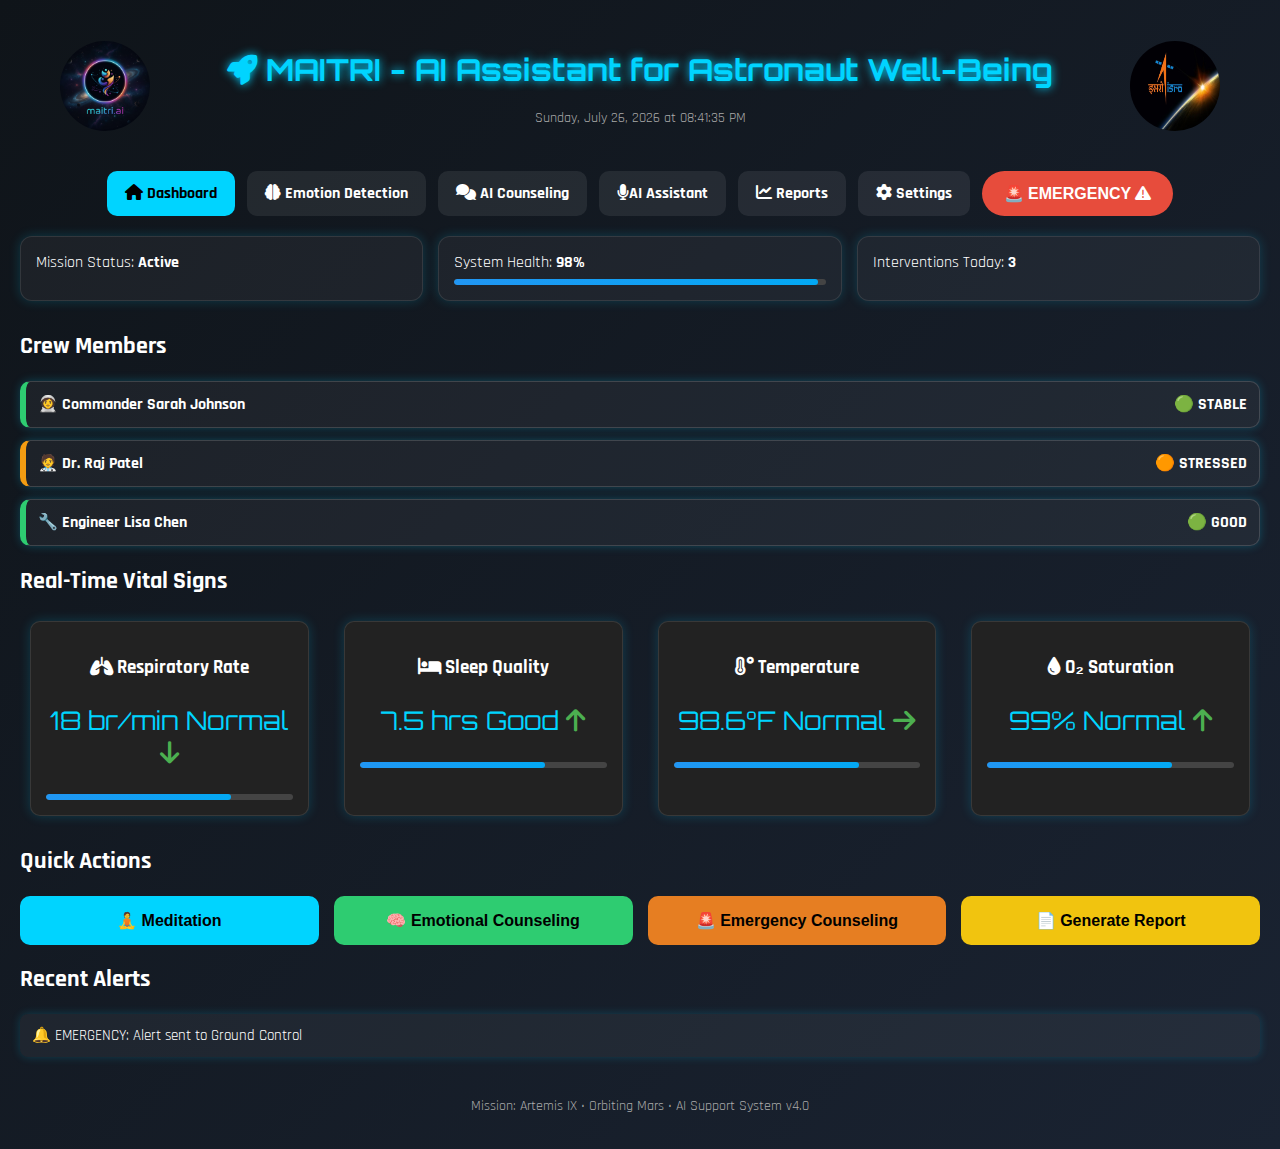
<file: main.html>
<!DOCTYPE html>
<html lang="en">
<head>
  <meta charset="UTF-8" />
  <meta name="viewport" content="width=device-width, initial-scale=1.0" />
  <title>MAITRI – AI Assistant for Astronaut Well-Being</title>
  <link rel="stylesheet" href="main.css" />
  <link href="https://cdnjs.cloudflare.com/ajax/libs/font-awesome/6.0.0/css/all.min.css" rel="stylesheet" />
  <link href="https://fonts.googleapis.com/css2?family=Orbitron:wght@500;700&family=Rajdhani:wght@500;700&display=swap" rel="stylesheet">

</head>
<body>

  <!-- HEADER -->
  <header>
    <img src="logo1.jpg" alt="website logo" class="logo-left">
    <div class="title-block">
      <h1><i class="fas fa-rocket"></i> MAITRI - AI Assistant for Astronaut Well-Being</h1>
      <p class="datetime" id="datetime"></p>
    </div>
    <img src="isro5.jpg" alt="ISRO logo" class="logo-right">
  </header>


  <!-- NAVIGATION -->
  <nav class="tabs-wrapper">
    <div class="tabs">
      <a href="main.html" class="active"><i class="fas fa-home"></i> Dashboard</a>
      <a href="hello.html"><i class="fas fa-brain"></i> Emotion Detection</a>
      <a href="aicouncelling.html"><i class="fas fa-comments"></i> AI Counseling</a>
      <a href="MAITRI VOICE BOT AND CAMERA FILE/MAITRI SALLO/maitri-only-voice.html"><i class="fas fa-microphone"></i>AI Assistant</a>
      <a href="reports.html"><i class="fas fa-chart-line"></i> Reports</a>
      <a href="settings.html"><i class="fas fa-cog"></i> Settings</a>
      <button class="emergency-btn" onclick="triggerEmergency()">🚨 EMERGENCY
        <i class="fas fa-exclamation-triangle"></i>
      </button>
    </div>
  </nav>

  <!-- OVERVIEW -->
  <section class="overview grid-3">
    <div class="card">Mission Status: <strong>Active</strong></div>
    <div class="card">
      System Health: <strong>98%</strong>
      <div class="progress-bar">
        <div class="fill" style="width: 98%;"></div>
      </div>
    </div>
    <div class="card">Interventions Today: <strong>3</strong></div>
  </section>

    <!-- CREW -->
  <section class="crew">
    <h2>Crew Members</h2>
    <div class="crew-list">
      <div class="crew-card good">👩‍🚀 Commander Sarah Johnson <span>🟢 STABLE</span></div>
      <div class="crew-card warning">🧑‍⚕ Dr. Raj Patel <span>🟠 STRESSED</span></div>
      <div class="crew-card good">🔧 Engineer Lisa Chen <span>🟢 GOOD</span></div>
    </div>
  </section>

  <!-- VITAL SIGNS -->
  <section class="vitals">
    <h2>Real-Time Vital Signs</h2>
    <div class="grid-4">
      <!-- Respiratory Rate Card -->
  <div class="card vital" onclick="openRRModal()">
    <h3><i class="fas fa-lungs"></i> Respiratory Rate</h3>
    <p class="value">
      18 br/min 
      <span class="status good">Normal</span>
      <i class="fas fa-arrow-down" style="color:#4caf50;"></i>
    </p>
    <div class="progress-bar"><div class="fill"></div></div>
  </div>

  <div id="rrModal" class="fullscreen-modal">
  <div class="modal-content split">
    <!-- Left Text -->
    <div class="modal-text">
      <h2><i class="fas fa-lungs"></i> Respiratory Rate</h2>
      <p><strong>What is Respiratory Rate?</strong><br>
        Respiratory rate is the number of breaths per minute. It helps monitor lung and oxygen health.
      </p>
      <p><strong>Normal Range:</strong> 12 – 20 breaths/minute</p>
      <p><strong>Current Value:</strong> 18 br/min → <span style="color:green;">Normal</span></p>
      <p><strong>AI Advice:</strong> Breathing stable. Keep monitoring.</p>
    </div>

    <!-- Right Image -->
    <div class="modal-image">
      <img src="k1.webp" alt="Respiratory System">
    </div>
  </div>
  <span class="close-btn" onclick="closeRRModal()">&times;</span>
</div>

 
       <!-- ✅ Sleep Quality Card -->
  <div class="card vital" onclick="openSleepModal()">
    <h3><i class="fas fa-bed"></i> Sleep Quality</h3>
    <p class="value">
      7.5 hrs 
      <span class="status.good">Good</span>
      <i class="fas fa-arrow-up" style="color:#4caf50;"></i>
    </p>
    <div class="progress-bar"><div class="fill"></div></div>
  </div>

  <div id="sleepModal" class="fullscreen-modal">
  <div class="modal-content split">
    <!-- Left Text -->
    <div class="modal-text">
      <h2><i class="fas fa-lungs"></i>  Sleep Quality – Details</h2>
      <p><strong>What is Sleep Quality?</strong><br>
        Sleep quality measures how restful and restorative a person’s sleep is, not just how long they sleep.
      </p>
      <p><strong>Optimal Range:</strong> 7 – 9 hours of uninterrupted sleep</p>
      <p><strong>Current Value:</strong> 7.5 hrs → <span class="status .good"style="color: green;">Good</span></p>
      <p><strong>Why it Matters?</strong><br>
        - Poor sleep = stress, low focus, weak immunity.<br>
        - Good sleep = better mood, memory, and health.
      </p>
      <p><strong>AI Advice:</strong> Sleep pattern is healthy. Maintain a consistent routine.</p>
    </div>
    <!-- Right Image -->
    <div class="modal-image">
      <img src="k3.jpg" alt="Sleep Quality">
    </div>
  </div>
  <span class="close-btn" onclick="closeSleepModal()">&times;</span>
</div>
      <!-- ✅ Temperature Card -->
  <div class="card vital" onclick="openTempModal()">
    <h3><i class="fas fa-temperature-high"></i> Temperature</h3>
    <p class="value">
      98.6°F 
      <span class="status.normal">Normal</span>
      <i class="fas fa-arrow-right" style="color:#4caf50;"></i>
    </p>
    <div class="progress-bar"><div class="fill"></div></div>
  </div>
<!-- Temperature Modal -->
<div id="tempModal" class="modal fullscreen">
  <div class="modal-content split">
    <!-- Left Side (Text) -->
    <div class="modal-text">
  
      <h2><i class="fas fa-temperature-high"></i> Temperature – Details</h2>
      <p><strong>What is Body Temperature?</strong><br>
        Body temperature shows the balance between heat produced and lost by the body, an important sign of overall health.
      </p>
      <p><strong>Normal Range:</strong> 97°F – 99°F (36.1°C – 37.2°C)</p>
      <p><strong>Current Value:</strong> 98.6°F → 
        <span class="status normal" style="color: green;">Normal</span>
      </p>
      <p><strong>Why it Matters?</strong><br>
        - High temp = fever, infection, dehydration.<br>
        - Low temp = hypothermia, fatigue, circulation issues.
      </p>
      <p><strong>AI Advice:</strong> Temperature stable. Continue routine monitoring.</p>
    </div>

    <!-- Right Side (Image) -->
    <div class="modal-image">
      <img src="k3.jpg" alt="Body Temperature" />
    </div>
  </div>
   <span class="close-btn" onclick="closetempModal()">&times;</span>
</div>
      <!-- ✅ O₂ Saturation Card -->
  <div class="card vital" onclick="openO2Modal()">
    <h3><i class="fas fa-tint"></i> O₂ Saturation</h3>
    <p class="value">
      99% 
      <span class="status normal">Normal</span>
      <i class="fas fa-arrow-up" style="color:#4caf50;"></i>
    </p>
    <div class="progress-bar"><div class="fill"></div></div>
  </div>

  <!-- ✅ O₂ Saturation Modal -->
   <div id="o2Modal" class="modal fullscreen">
    <div class="modal-content split">
   <!--Left side(Text)-->
  
    <div class="modal-text">
      
      <h2><i class="fas fa-tint"></i> O₂ Saturation – Details</h2>
      <p><strong>What is O₂ Saturation?</strong><br>
        Oxygen saturation (SpO₂) shows how much oxygen your red blood cells are carrying. 
        It is critical for astronauts in space environments.
      </p>
      <p><strong>Normal Range:</strong> 95% – 100%</p>
      <p><strong>Current Value:</strong> 99% → <span class="status.good" style="color: green;">Optimal</span></p>
      <p><strong>Why it Matters?</strong><br>
        - Low O₂ saturation can cause dizziness, fatigue, or hypoxia.<br>
        - Very low levels (<90%) can be life-threatening and require immediate intervention.</p>
      
      <p><strong>AI Advice:</strong> Oxygen levels are stable. No immediate concern.</p>
    </div>
    <!--Right side (Image)-->
    <div class="modal-image">
      <img src="k2.jpg" alt="O2 Saturation" />
    </div>
  </div>
   <span class="close-btn" onclick="closeO2Modal()">&times;</span>
</div>
  </div>
    </div>
  </section>

  <!-- QUICK ACTIONS -->
  <section class="actions">
    <h2>Quick Actions</h2>
    <div class="buttons">
      <button class="blue" onclick="startMeditation()">🧘 Meditation</button>
      <button class="green" onclick="startCounseling()">🧠 Emotional Counseling</button>
      <button class="orange" onclick="startEmergency()">🚨 Emergency Counseling</button>
      <button class="yellow" onclick="generateReport()">📄 Generate Report</button>
    </div>
  </section>

  
  <!-- ALERTS -->
  <section class="alerts">
    <h2>Recent Alerts</h2>
    <ul id="alert-list">
      <li>🔔 EMERGENCY: Alert sent to Ground Control</li>
    </ul>
  </section>

  <!-- FOOTER -->
  <footer>
    <p>Mission: Artemis IX • Orbiting Mars • AI Support System v4.0</p>
    
  </footer>

  <!-- SCRIPT -->
  <script>
       // Live Date & Time
    function updateDateTime() {
      const now = new Date();
      document.querySelector('.datetime').textContent =
        now.toLocaleString('en-US', { weekday: 'long', year: 'numeric', month: 'long',
                                      day: 'numeric', hour: '2-digit', minute: '2-digit',
                                      second: '2-digit', hour12: true });
    }
    setInterval(updateDateTime, 1000);
    updateDateTime();

    // Emergency Trigger
    function triggerEmergency() {
      document.body.classList.add("emergency-mode");
      addAlert("🚨 Emergency protocol activated. Ground Control notified.");
      setTimeout(() => document.body.classList.remove("emergency-mode"), 5000); // 5 sec reset
    }

    // Quick Actions
    function startMeditation() { addAlert("🧘 Meditation session started."); }
    function startCounseling() { addAlert("🧠 Emotional Counseling initiated."); }
    function startEmergency() { addAlert("🚨 Emergency Counseling activated."); }
    function generateReport() { addAlert("📄 Health Report Generated."); }

    // Dynamic Alerts
function addAlert(message) {
  const ul = document.getElementById("alert-list");
  const li = document.createElement("li");
  li.textContent = message + " (" + new Date().toLocaleTimeString() + ")";
  li.classList.add("fade-in", "alert-item");
  ul.prepend(li);
}
    function openRRModal() {
      document.getElementById("rrModal").style.display = "block";
    }
    function closeRRModal() {
      document.getElementById("rrModal").style.display = "none";
    }
    // background click se close hoga
    window.onclick = function(event) {
      let modal = document.getElementById("rrModal");
      if (event.target == modal) {
        modal.style.display = "none";
      }
    }
     function openSleepModal() {
      document.getElementById("sleepModal").style.display = "block";
    }
    function closeSleepModal() {
      document.getElementById("sleepModal").style.display = "none";
    }
    // background click se bhi close hoga
    window.onclick = function(event) {
      let modal = document.getElementById("sleepModal");
      if (event.target == modal) {
        modal.style.display = "none";
      }
    }
     function openTempModal() {
      document.getElementById("tempModal").style.display = "block";
    }
    function closetempModal() {
      document.getElementById("tempModal").style.display = "none";
    }
    // background click se bhi close hoga
    window.onclick = function(event) {
      let modal = document.getElementById("tempModal");
      if (event.target == modal) {
        modal.style.display = "none";
      }
    }
    function openO2Modal() {
      document.getElementById("o2Modal").style.display = "block";
    }
    function closeO2Modal() {
      document.getElementById("o2Modal").style.display = "none";
    }
    // background click se bhi close hoga
    window.onclick = function(event) {
      let modal = document.getElementById("o2Modal");
      if (event.target == modal) {
        modal.style.display = "none";
      }
    }
   

// background click se close hoga
window.onclick = function(event) {
  let modals = document.getElementsByClassName("modal");
  for (let i = 0; i < modals.length; i++) {
    if (event.target == modals[i]) {
      modals[i].style.display = "none";
    }
  }
}

  </script>

</body>
</html>
</file>
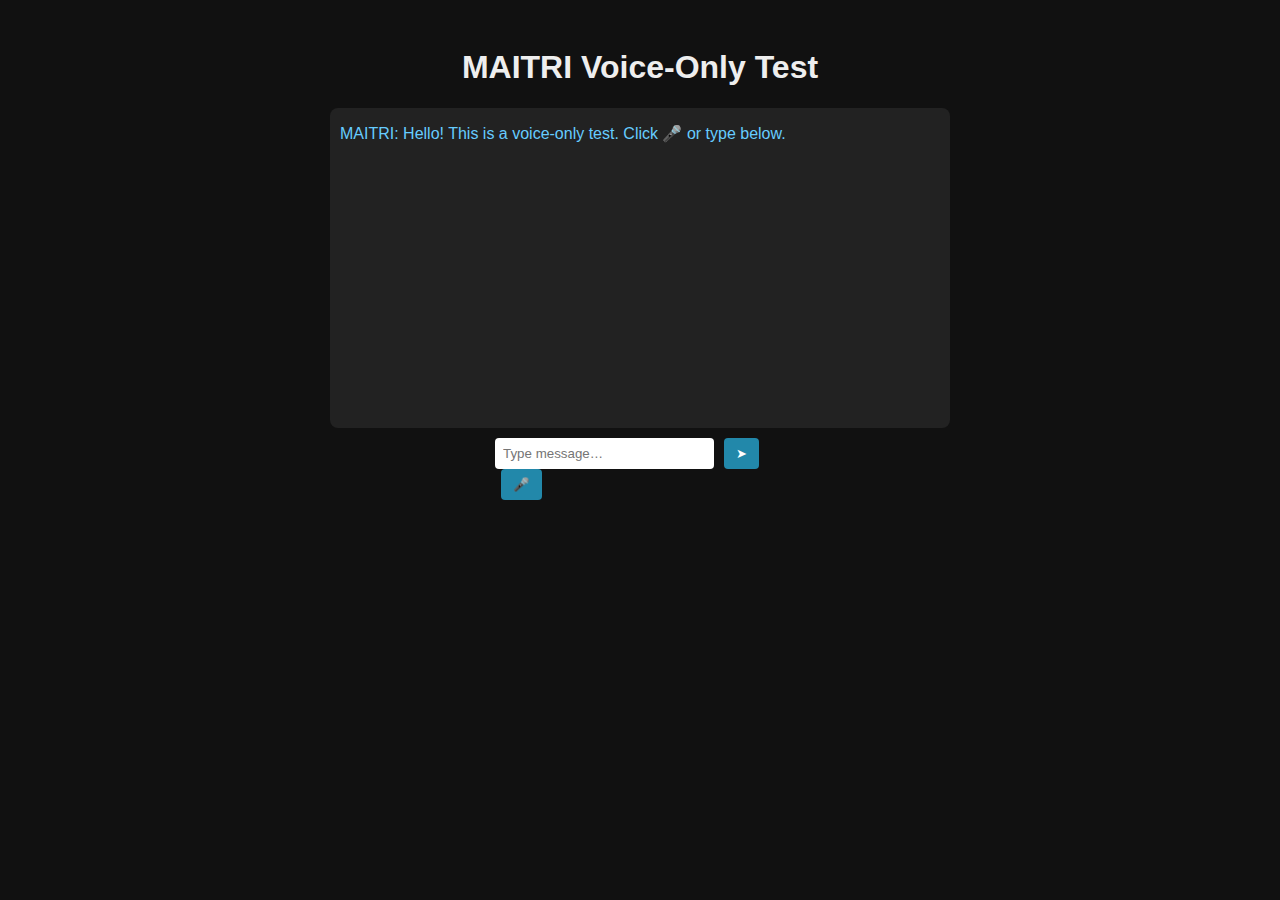
<file: maitri-only-voice.html>
<!DOCTYPE html>
<html lang="en">
<head>
  <meta charset="UTF-8"/>
  <meta name="viewport" content="width=device-width,initial-scale=1"/>
  <title>MAITRI Voice-Only Test</title>
  <style>
    body { background:#111; color:#eee; font-family:sans-serif; display:flex;
           flex-direction:column;align-items:center;padding:20px }
    #chat { width:100%;max-width:600px;height:300px;overflow:auto;
            background:#222;padding:10px;border-radius:8px }
    #chat div { margin:6px 0 }
    .user { color:#6f6 }
    .ai   { color:#6cf }
    #input { width:70%;padding:8px;border-radius:4px;border:none }
    button { padding:8px 12px;margin-left:6px;border:none;
             border-radius:4px;background:#28a;color:#fff;cursor:pointer }
    .listening { background:#4a4 }
  </style>
</head>
<body>

  <h1>MAITRI Voice-Only Test</h1>
  <div id="chat"></div>
  <div style="margin-top:10px">
    <input id="input" placeholder="Type message…"/>
    <button id="send">➤</button>
    <button id="voice">🎤</button>
  </div>

  <script>
    const API_KEY = "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";  // ← insert your API key

    // Chat UI
    const chat = document.getElementById('chat');
    function add(who,text){
      const d=document.createElement('div');
      d.className = who==='You'?'user':'ai';
      d.textContent = (who?who+': ':'')+text;
      chat.appendChild(d);
      chat.scrollTop = chat.scrollHeight;
    }

    // Text-to-speech
    function speak(txt){
      const u=new SpeechSynthesisUtterance(txt);
      u.rate=0.9;u.pitch=1;speechSynthesis.speak(u);
    }

    // Voice recognition
    const rec=new (window.SpeechRecognition||window.webkitSpeechRecognition)();
    rec.lang='en-US';
    rec.onresult=e=>{
      const txt=e.results[0][0].transcript;
      add('You',txt);
      sendToAI(txt);
      voiceBtn.classList.remove('listening');
    };
    rec.onerror=_=>voiceBtn.classList.remove('listening');

    const voiceBtn=document.getElementById('voice');
    voiceBtn.onclick=()=>{
      if(voiceBtn.classList.toggle('listening')) rec.start();
      else rec.stop();
    };

    // Send button / text input
    document.getElementById('send').onclick=()=>{
      const inp=document.getElementById('input');
      const msg=inp.value.trim(); if(!msg) return;
      add('You',msg);
      inp.value='';
      sendToAI(msg);
    };

    // AI call
    async function sendToAI(msg) {
      add('MAITRI', '…thinking…');
      try {
        const res = await fetch('https://api.groq.com/openai/v1/chat/completions', {
          method: 'POST',
          headers: {
            'Authorization': `Bearer ${API_KEY}`,
            'Content-Type': 'application/json'
          },
          body: JSON.stringify({
            model: 'llama-3.3-70b-versatile',
            messages: [
              { role: 'system', content: 'You are MAITRI, an empathetic AI counselor for astronauts.' },
              { role: 'user', content: msg }
            ],
            temperature: 0.7,
            max_tokens: 200
          })
        });
        const j = await res.json();
        chat.lastChild.remove();
        const reply = (j.choices && j.choices[0] && j.choices[0].message && j.choices[0].message.content) 
                      ? j.choices[0].message.content 
                      : 'No response';
        add('MAITRI', reply);
        speak(reply);
      } catch(e) {
        chat.lastChild.remove();
        add('MAITRI', 'Error contacting API');
        console.error(e);
      }
    }

    // Initial greeting
    add('MAITRI','Hello! This is a voice-only test. Click 🎤 or type below.');
  </script>
</body>
</html>
</file>
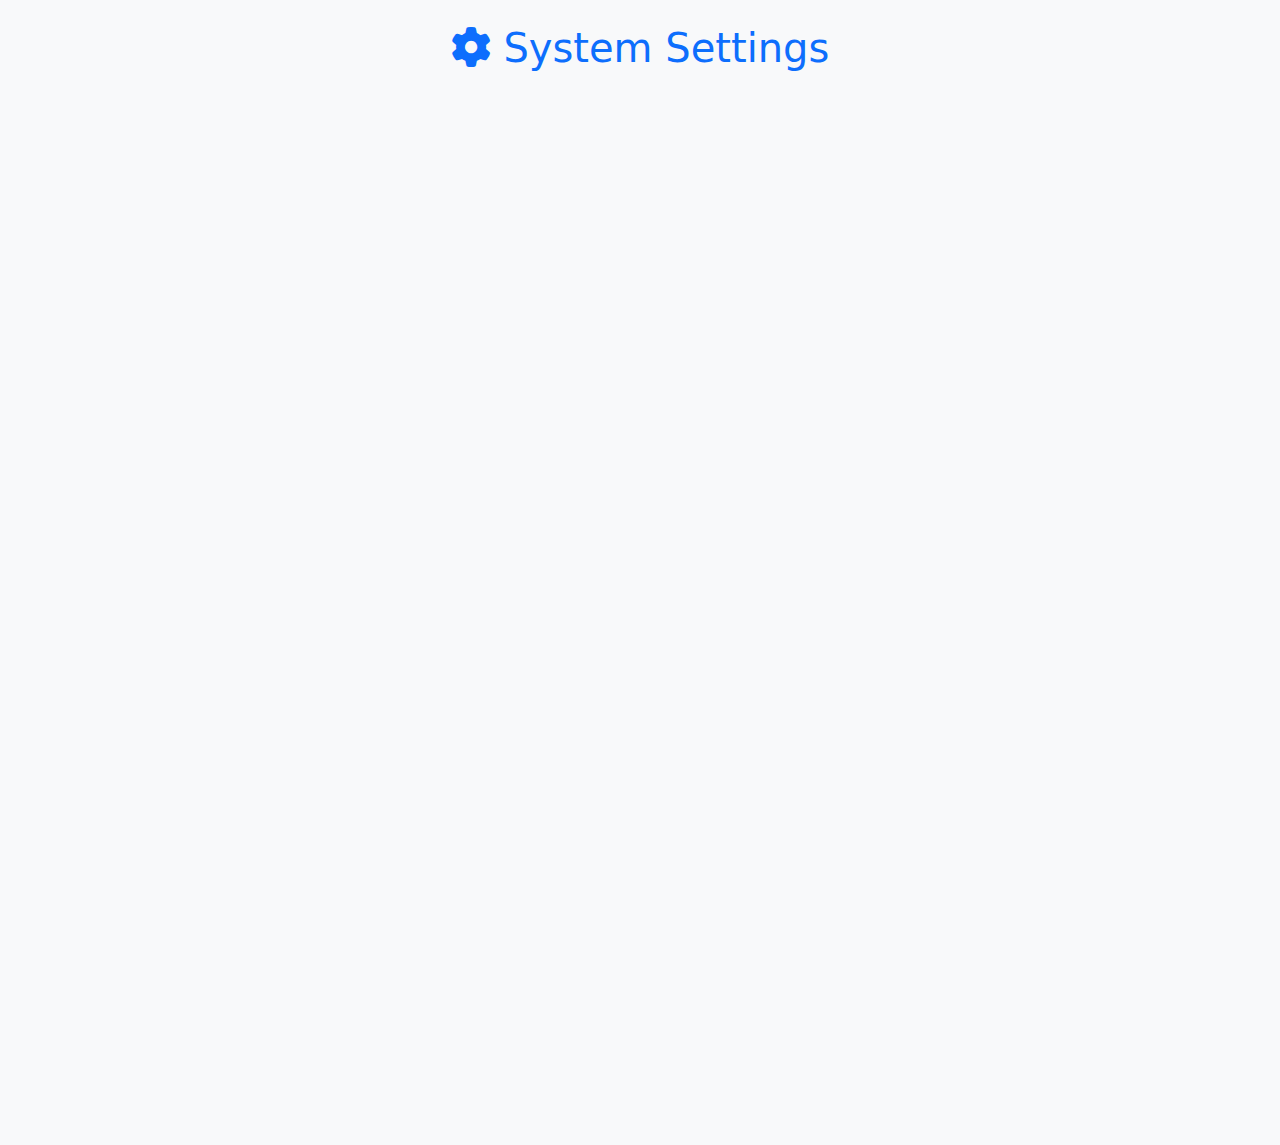
<file: settings.html>
<!DOCTYPE html>
<html lang="en">
<head>
  <meta charset="UTF-8">
  <meta name="viewport" content="width=device-width, initial-scale=1">
  <title>System Settings - MAITRI</title>
  <!-- ✅ Bootstrap CSS -->
  <link href="https://cdn.jsdelivr.net/npm/bootstrap@5.3.2/dist/css/bootstrap.min.css" rel="stylesheet">
  <!-- ✅ Font Awesome Icons -->
  <link href="https://cdnjs.cloudflare.com/ajax/libs/font-awesome/6.5.0/css/all.min.css" rel="stylesheet">
  <style>
    .btn-animate { transition: transform 0.2s; }
    .btn-animate:active { transform: scale(0.95); }
    .card-animate { opacity: 0; transform: translateY(20px); animation: fadeInUp 0.6s forwards;}
    @keyframes fadeInUp { to { opacity: 1; transform: translateY(0);} }
    #toast-container { position: fixed; top: 20px; right: 20px; z-index: 9999;}
    .emergency-mode { background-color: #ff2222 !important; transition: background-color 0.3s;}
    .emergency-mode .card { background-color: #ff6666 !important; border-color: #ff2222 !important; transition: background-color 0.3s, border-color 0.3s;}
  </style>
</head>
<body class="bg-light">
<div id="toast-container"></div>

<div class="container py-4">
  <h1 class="text-center mb-4 text-primary">
    <i class="fas fa-cog"></i> System Settings
  </h1>
  <div class="row">
    <!-- AI Configuration -->
    <div class="col-lg-6 col-md-12 mb-4 card-animate">
      <div class="card shadow-sm">
        <div class="card-header bg-primary text-white">
          <h5 class="mb-0"><i class="fas fa-robot"></i> AI Configuration</h5>
        </div>
        <div class="card-body">
          <div class="mb-4">
            <label class="form-label">Emotion Detection Sensitivity: <span id="sensitivityValue">7</span></label>
            <input type="range" class="form-range" min="1" max="10" value="7" id="sensitivityRange">
            <div class="d-flex justify-content-between small text-muted">
              <span>Low</span><span>High</span>
            </div>
          </div>
          <div class="mb-4">
            <label class="form-label">Intervention Threshold</label>
            <select class="form-select" id="interventionThreshold">
              <option>Low</option>
              <option selected>Medium</option>
              <option>High</option>
            </select>
          </div>
          <div class="form-check mb-2">
            <input class="form-check-input" type="checkbox" id="autoCounseling" checked>
            <label class="form-check-label" for="autoCounseling">
              Auto-Counseling Activation
            </label>
          </div>
          <div class="form-check mb-3">
            <input class="form-check-input" type="checkbox" id="realTimeAnalysis" checked>
            <label class="form-check-label" for="realTimeAnalysis">
              Continuous Emotion Analysis
            </label>
          </div>
          <button class="btn btn-primary w-100 btn-animate" id="saveAI">Save AI Settings</button>
        </div>
      </div>
    </div>
    <!-- Notifications -->
    <div class="col-lg-6 col-md-12 mb-4 card-animate">
      <div class="card shadow-sm">
        <div class="card-header bg-primary text-white">
          <h5 class="mb-0"><i class="fas fa-bell"></i> Notification Settings</h5>
        </div>
        <div class="card-body">
          <div class="form-check mb-2">
            <input class="form-check-input" type="checkbox" id="wellnessReminders" checked>
            <label class="form-check-label" for="wellnessReminders">Wellness Check Reminders</label>
          </div>
          <div class="form-check mb-2">
            <input class="form-check-input" type="checkbox" id="emergencyAlerts" checked>
            <label class="form-check-label" for="emergencyAlerts">Emergency Alert Notifications</label>
          </div>
          <div class="form-check mb-2">
            <input class="form-check-input" type="checkbox" id="groundControlSync">
            <label class="form-check-label" for="groundControlSync">Ground Control Sync Notifications</label>
          </div>
          <div class="form-check mb-3">
            <input class="form-check-input" type="checkbox" id="dailyReports" checked>
            <label class="form-check-label" for="dailyReports">Daily Summary Reports</label>
          </div>
          <button class="btn btn-primary w-100 btn-animate" id="saveNotifications">Save Notification Settings</button>
        </div>
      </div>
    </div>
  </div>
  <div class="row">
    <!-- Data Management -->
    <div class="col-lg-6 col-md-12 mb-4 card-animate">
      <div class="card shadow-sm">
        <div class="card-header bg-primary text-white">
          <h5 class="mb-0"><i class="fas fa-database"></i> Data Management</h5>
        </div>
        <div class="card-body">
          <p><strong>Storage Used:</strong></p>
          <div class="progress mb-2">
            <div class="progress-bar bg-primary" id="storageBar" style="width:42%"></div>
          </div>
          <small class="text-muted">2.1 GB / 5 GB available</small>
          <p class="mt-3"><strong>Last Backup:</strong> 2 hours ago</p>
          <p><strong>Sync Status:</strong> <span class="badge bg-success">Connected</span></p>
          <button class="btn btn-primary w-100 mb-2 btn-animate" id="backupData">Backup Data Now</button>
          <button class="btn btn-warning w-100 mb-2 btn-animate" id="clearCache">Clear Cache</button>
          <button class="btn btn-danger w-100 btn-animate" id="factoryReset">Factory Reset</button>
        </div>
      </div>
    </div>
    <!-- Security & Privacy -->
    <div class="col-lg-6 col-md-12 mb-4 card-animate">
      <div class="card shadow-sm">
        <div class="card-header bg-primary text-white">
          <h5 class="mb-0"><i class="fas fa-shield-alt"></i> Security & Privacy</h5>
        </div>
        <div class="card-body">
          <div class="form-check mb-2">
            <input class="form-check-input" type="checkbox" id="dataEncryption" checked disabled>
            <label class="form-check-label" for="dataEncryption">Data Encryption (Always On)</label>
          </div>
          <div class="form-check mb-2">
            <input class="form-check-input" type="checkbox" id="anonymizeData">
            <label class="form-check-label" for="anonymizeData">Anonymize Personal Data</label>
          </div>
          <div class="form-check mb-2">
            <input class="form-check-input" type="checkbox" id="shareWithResearch" checked>
            <label class="form-check-label" for="shareWithResearch">Share Data for Research (Anonymous)</label>
          </div>
          <div class="mb-3">
            <label class="form-label">Data Retention Period</label>
            <select class="form-select" id="dataRetention">
              <option>30 days</option>
              <option>90 days</option>
              <option selected>1 year</option>
              <option>Indefinite</option>
            </select>
          </div>
          <button class="btn btn-primary w-100 btn-animate" id="updatePrivacy">Update Privacy Settings</button>
        </div>
      </div>
    </div>
  </div>
  <div class="row">
    <div class="col-12 card-animate">
      <div class="card shadow-sm">
        <div class="card-header bg-primary text-white">
          <h5 class="mb-0"><i class="fas fa-info-circle"></i> System Information</h5>
        </div>
        <div class="card-body">
          <div class="row text-center">
            <div class="col-md-3 col-6 mb-3">
              <strong>MAITRI Version</strong>
              <p class="mb-0">v2.1.0</p>
            </div>
            <div class="col-md-3 col-6 mb-3">
              <strong>AI Model</strong>
              <p class="mb-0">Neural-V3.2</p>
            </div>
            <div class="col-md-3 col-6 mb-3">
              <strong>Last Update</strong>
              <p class="mb-0">Sept 15, 2025</p>
            </div>
            <div class="col-md-3 col-6 mb-3">
              <strong>Uptime</strong>
              <p class="mb-0">15 days, 8 hours</p>
            </div>
          </div>
          <div class="row mt-3">
            <div class="col-md-4 mb-2">
              <button class="btn btn-info w-100 btn-animate" id="checkUpdates">Check for Updates</button>
            </div>
            <div class="col-md-4 mb-2">
              <button class="btn btn-secondary w-100 btn-animate" id="systemDiagnostics">System Diagnostics</button>
            </div>
            <div class="col-md-4 mb-2">
              <button class="btn btn-warning w-100 btn-animate" id="exportLogs">Export Logs</button>
            </div>
          </div>
        </div>
      </div>
    </div>
  </div>
</div>

<script src="https://cdn.jsdelivr.net/npm/bootstrap@5.3.2/dist/js/bootstrap.bundle.min.js"></script>
<script>
  const sensitivityRange = document.getElementById('sensitivityRange');
  const sensitivityValue = document.getElementById('sensitivityValue');
  sensitivityRange.addEventListener('input', () => { sensitivityValue.textContent = sensitivityRange.value; });

  function showToast(message, type = "success") {
    const toastContainer = document.getElementById('toast-container');
    const toast = document.createElement('div');
    toast.className = `toast align-items-center text-bg-${type} border-0 show mb-2`;
    toast.role = "alert";
    toast.innerHTML = `<div class="d-flex"><div class="toast-body">${message}</div>
      <button type="button" class="btn-close btn-close-white me-2 m-auto" data-bs-dismiss="toast" aria-label="Close"></button></div>`;
    toastContainer.appendChild(toast);
    setTimeout(() => toast.remove(), 3000);
  }

  function shakePage() {
    document.body.style.animation = "shake 0.5s";
    document.body.addEventListener('animationend', () => {
      document.body.style.animation = "";
    }, { once: true });
  }

  function flashBackground(color, emergency = false) {
    document.body.style.backgroundColor = color;
    if (emergency) { document.body.classList.add('emergency-mode'); }
    setTimeout(() => {
      document.body.style.backgroundColor = "";
      if (emergency) { document.body.classList.remove('emergency-mode'); }
    }, 600);
  }

  const style = document.createElement('style');
  style.innerHTML = `
    @keyframes shake {0% { transform: translate(0px, 0px);} 20% { transform: translate(-10px, 0px);} 40% { transform: translate(10px, 0px);}
    60% { transform: translate(-10px, 0px);} 80% { transform: translate(10px, 0px);} 100% { transform: translate(0px, 0px);} }`;
  document.head.appendChild(style);

  // Unique background color for each button
  const buttonConfig = {
    saveAI: { msg: "✅ AI settings saved successfully!", toastType: "success", pageColor: "#d2f7d0" },     // light green
    saveNotifications: { msg: "🔔 Notification settings updated!", toastType: "info", pageColor: "#d1f0ff" }, // sky blue
    backupData: { msg: "💾 Data backup completed!", toastType: "success", pageColor: "#f0fff3" },           // mint
    clearCache: { msg: "🧹 Cache cleared!", toastType: "warning", pageColor: "#fff6d1" },                    // pale yellow
    factoryReset: { msg: "⚠️ Factory reset initiated!", toastType: "danger", pageColor: "#ffdddd", emergency: true }, // danger red
    updatePrivacy: { msg: "🔒 Privacy settings updated!", toastType: "primary", pageColor: "#e2efff" },     // light indigo
    checkUpdates: { msg: "🔄 Checking for updates...", toastType: "info", pageColor: "#f0f4ff" },           // light purple-blue
    systemDiagnostics: { msg: "🛠 Running system diagnostics...", toastType: "secondary", pageColor: "#f7f7f7" }, // grey
    exportLogs: { msg: "📁 Logs exported successfully!", toastType: "success", pageColor: "#ecffe9" }       // pastel green
  };

  Object.keys(buttonConfig).forEach(id => {
    const btn = document.getElementById(id);
    if (btn) {
      btn.addEventListener('click', () => {
        const { msg, toastType, pageColor, emergency } = buttonConfig[id];
        showToast(msg, toastType);
        shakePage();
        flashBackground(pageColor, emergency);
      });
    }
  });
</script>
</body>
</html>
</file>
<file: main.css>
/* Background & Fonts */
body {
  background: linear-gradient(135deg, #0f1419, #1a2332);
  color: white;
  font-family: 'Rajdhani', sans-serif;
  margin: 0;
  padding: 20px;
  transition: background 0.6s ease;
}

/* Emergency Mode Effect */
body.emergency-mode {
  background: red !important;
  animation: shake 0.4s infinite alternate;
}

@keyframes shake {
  0% { transform: translateX(-3px); }
  100% { transform: translateX(3px); }
}

/* HEADER */
header {
  display: flex;
  align-items: center;
  justify-content: space-between;
  padding: 10px 40px;
}
header h1 {
  color: #00d4ff;
  font-size: 1.9em;
  font-family: 'Orbitron', sans-serif;
  text-shadow: 0 0 10px #00d4ff;
}
header img.logo-left,
header img.logo-right {
  width: 90px;
  height: 90px;
  border-radius: 50%;
}
.datetime {
  color: #aaa;
  font-size: 0.9em;
  text-align: center;
}

/* NAVIGATION */
.tabs-wrapper {
  display: flex;
  justify-content: center;
  margin: 20px 0;
}
.tabs {
  display: flex;
  gap: 12px;
  flex-wrap: wrap;
  justify-content: center;
}
.tabs a {
  background: rgba(255,255,255,0.08);
  padding: 12px 18px;
  border-radius: 10px;
  color: white;
  font-weight: bold;
  text-decoration: none;
  transition: all 0.3s ease;
}
.tabs a:hover {
  background: rgba(0,212,255,0.3);
  transform: scale(1.05);
  box-shadow: 0 0 15px #00d4ff;
}
.tabs .active {
  background: #00d4ff;
  color: black;
}

/* Emergency Button */
.emergency-btn {
  background: #e74c3c;
  color: white;
  border: none;
  padding: 12px 22px;
  border-radius: 30px;
  font-weight: bold;
  animation: pulse 1.5s infinite;
  cursor: pointer;
  font-size: 1em;
  transition: transform 0.2s ease;
}
.emergency-btn:hover {
  transform: scale(1.1);
  box-shadow: 0 0 25px red;
}
@keyframes pulse {
  0%, 100% { box-shadow: 0 0 10px #e74c3c; }
  50% { box-shadow: 0 0 25px #e74c3c; }
}

/* CARDS */
.card {
  background: rgba(255,255,255,0.05);
  padding: 15px;
  border-radius: 12px;
  margin-bottom: 10px;
  border: 1px solid rgba(255,255,255,0.1);
  box-shadow: 0 0 12px rgba(0,212,255,0.2);
}
.grid-3 { display: grid; grid-template-columns: repeat(3, 1fr); gap: 15px; }
.grid-4 { display: grid; grid-template-columns: repeat(4, 1fr); gap: 15px; }

/* Progress Bar */
.progress-bar { background: rgba(255,255,255,0.1); height: 10px; border-radius: 5px; margin-top: 5px; }
.progress-bar .fill { background: #2ecc71; height: 100%; border-radius: 5px; }

/* CREW */
.crew-list {
  display: flex;
  flex-direction: column;
  gap: 12px;
}
.crew-card {
  background: rgba(255,255,255,0.05);
  padding: 12px;
  border-radius: 10px;
  border: 1px solid rgba(255,255,255,0.15);
  box-shadow: 0 0 10px rgba(0,212,255,0.25);
  font-weight: bold;
  display: flex;
  justify-content: space-between;
  align-items: center;
}
.crew-card.good { border-left: 6px solid #2ecc71; }
.crew-card.warning { border-left: 6px solid #f39c12; }
.crew-card.critical { border-left: 6px solid #e74c3c; }

/* VITALS */
.vitals h2 { margin-bottom: 15px; }
.card.vital {
  text-align: center;
  transition: transform 0.3s ease;
}
.card.vital:hover { transform: scale(1.05); }
.value {
  font-size: 1.6em;
  font-family: 'Orbitron', monospace;
  color: #00d4ff;
}
/* QUICK ACTIONS */
.actions .buttons { display: flex; flex-wrap: wrap; gap: 15px; }
.actions button {
  flex: 1;
  min-width: 180px;
  padding: 15px;
  border: none;
  border-radius: 10px;
  font-weight: bold;
  font-size: 1em;
  cursor: pointer;
  transition: all 0.3s ease;
}
.actions button:hover {
  transform: scale(1.12);
  box-shadow: 0 0 20px rgba(255,255,255,0.6);
}
.blue { background: #00d4ff; }
.green { background: #2ecc71; }
.orange { background: #e67e22; }
.yellow { background: #f1c40f; color: black; }

/* ALERTS */
.alerts ul { list-style: none; padding: 0; }
.alerts li {
  background: rgba(255,255,255,0.05);
  margin: 5px 0;
  padding: 10px;
  border-radius: 8px;
  font-size: 0.95em;
  box-shadow: 0 0 10px rgba(0,212,255,0.2);
}
/* ALERTS */
.alerts ul { 
  list-style: none; 
  padding: 0; 
}

.alerts li {
  background: rgba(255,255,255,0.05);
  margin: 6px 0;
  padding: 12px;
  border-radius: 8px;
  font-size: 0.95em;
  box-shadow: 0 0 10px rgba(0,212,255,0.2);
  display: flex;
  align-items: center;
  gap: 8px;

  /* New animation on entry */
  animation: slideBounce 0.6s ease-out;
  transition: transform 0.3s ease, box-shadow 0.3s ease;
}

.alerts li:hover {
  transform: translateX(6px) rotate(-1deg) scale(1.02);
  box-shadow: 0 0 15px rgba(0,212,255,0.5);
}

/* Existing fade-in effect */
.fade-in { 
  animation: fadeIn 0.5s ease-in, slideBounce 0.6s ease-out; 
}

@keyframes fadeIn { 
  from { opacity: 0; transform: translateY(-8px); } 
  to { opacity: 1; transform: translateY(0); } 
}

/* Bounce / dance effect */
@keyframes slideBounce {
  0% { transform: translateX(-20px) scale(0.95); opacity: 0; }
  50% { transform: translateX(5px) scale(1.05); }
  70% { transform: translateX(-3px) scale(0.98); }
  100% { transform: translateX(0) scale(1); opacity: 1; }
}

.fade-in { animation: fadeIn 0.5s ease-in; }
@keyframes fadeIn { from { opacity: 0; transform: translateY(-5px); } to { opacity: 1; transform: translateY(0); } }

/* FOOTER */
footer { text-align: center; color: #aaa; margin-top: 40px; font-size: 0.85em; 

  text-align: center;
  color: #aaa;
  margin-top: 40px;
  font-size: 0.85em;
}


/* Trend Arrow */
.text-green { color: #4caf50; }


/* Progress Bar Style */
.progress-bar {
  width: 100%;
  height: 6px;
  background: #222;
  border-radius: 4px;
  margin-top: 6px;
  overflow: hidden;
}
.progress-bar .fill {
  height: 100%;

}
    .card.vital {
      background:#222;
      padding:15px;
      margin:10px;
      border-radius:10px;
      cursor:pointer;
      transition:0.3s;
    }
    .card.vital:hover { background:#333; }

    .progress-bar {
      width:100%; height:6px; background:#444;
      border-radius:4px; margin-top:6px;
    }
    .progress-bar .fill {
      height:100%; 
      width:60%;
    }
    

    /* Modal Styles */
    .modal {
      display:none; 
      position:fixed;
       top:0; 
       left:0;
      width:100%; height:100%;
      background:rgba(0,0,0,0.7);
      z-index:1000;
    }
    .modal-content {
      background:#111; color:#fff;
      margin:10% auto; padding:20px;
      width:50%; border-radius:12px;
      box-shadow:0 0 20px #00d4ff;
      
    }
    .modal-grid{
      display: flex;
      gap:20px;
      align-items: flex-start;
      margin-top: 10px;

    }
    .modal-left{
      flex: 1;
    }
    .modal-right{
      flex: 2;
    }
    .modal-image{
      width: 100%;
      border-radius: 12px;
      box-shadow: 0 4px 10px  rgba(0,0,0,0.4);;
     
    }
    .close {
      float:right; font-size:24px; cursor:pointer; color:#f44336;
      background:#222;
      padding:15px;
      margin:10px;
      border-radius:10px;
      cursor:pointer;
      transition:0.3s;
    }
    .card.vital:hover { background:#333; }

    .progress-bar {
      width:100%; height:6px; background:#444;
      border-radius:4px; margin-top:6px;
    }
    .progress-bar .fill {
      height:100%; background:linear-gradient(90deg,#2196f3,#03a9f4);
      width:75%;
    }
    .fullscreen-modal {
  display: none;
  position: fixed;
  z-index: 1000;
  left: 0; top: 0;
  width: 100%; height: 100%;
  background: rgba(0,0,0,0.85);
  justify-content: center;
  align-items: center;
  
}

.fullscreen-content {
  display: flex;
  background: #fff;
  width: 80%;
  height: 70%;
  border-radius: 12px;
  overflow: hidden;
 box-shadow:0 0 20px #00d4ff;
  
}

.text-side {
  flex: 1;
  padding: 30px;
  overflow-y: auto;
  font-family: Arial, sans-serif;
  background: black;
}

.image-side {
  flex: 1;
  display: flex;
  align-items: center;
  justify-content: center;
  background:black;
}

.image-side img {
  max-width: 100%;
  max-height: 100%;
  object-fit: cover;
}

.close-btn {
  position: absolute;
  top: 20px; right: 30px;
  font-size: 30px;
  color: white;
  cursor: pointer;
  font-weight: bold;
}
/* Fullscreen Modal */
.modal.fullscreen {
  display: none;
  position: fixed;
  z-index: 1000;
  left: 0; top: 0;
  width: 100%;
  height: 100%;
  background: rgba(10, 10, 10, 0.9);
}

/* Split Layout */
.modal-content.split {
  display: flex;
  flex-direction: row;
  justify-content: space-between;
  align-items: center;
  background: #111;
  margin: 5% auto;
  padding: 20px;
  width: 80%;
  height: 70%;
  border-radius: 12px;
  color: white;
}

/* Left Text */
.modal-text {
  flex: 1;
  padding: 20px;
  font-family: 'Rajdhani', sans-serif;
}

/* Right Image */
.modal-image {
  flex: 1;
  text-align: center;
}
.modal-image img {
  max-width: 100%;
  max-height: 100%;
  border-radius: 10px;
  box-shadow: 0 0 15px rgba(0,0,0,0.6);
}
</file>
